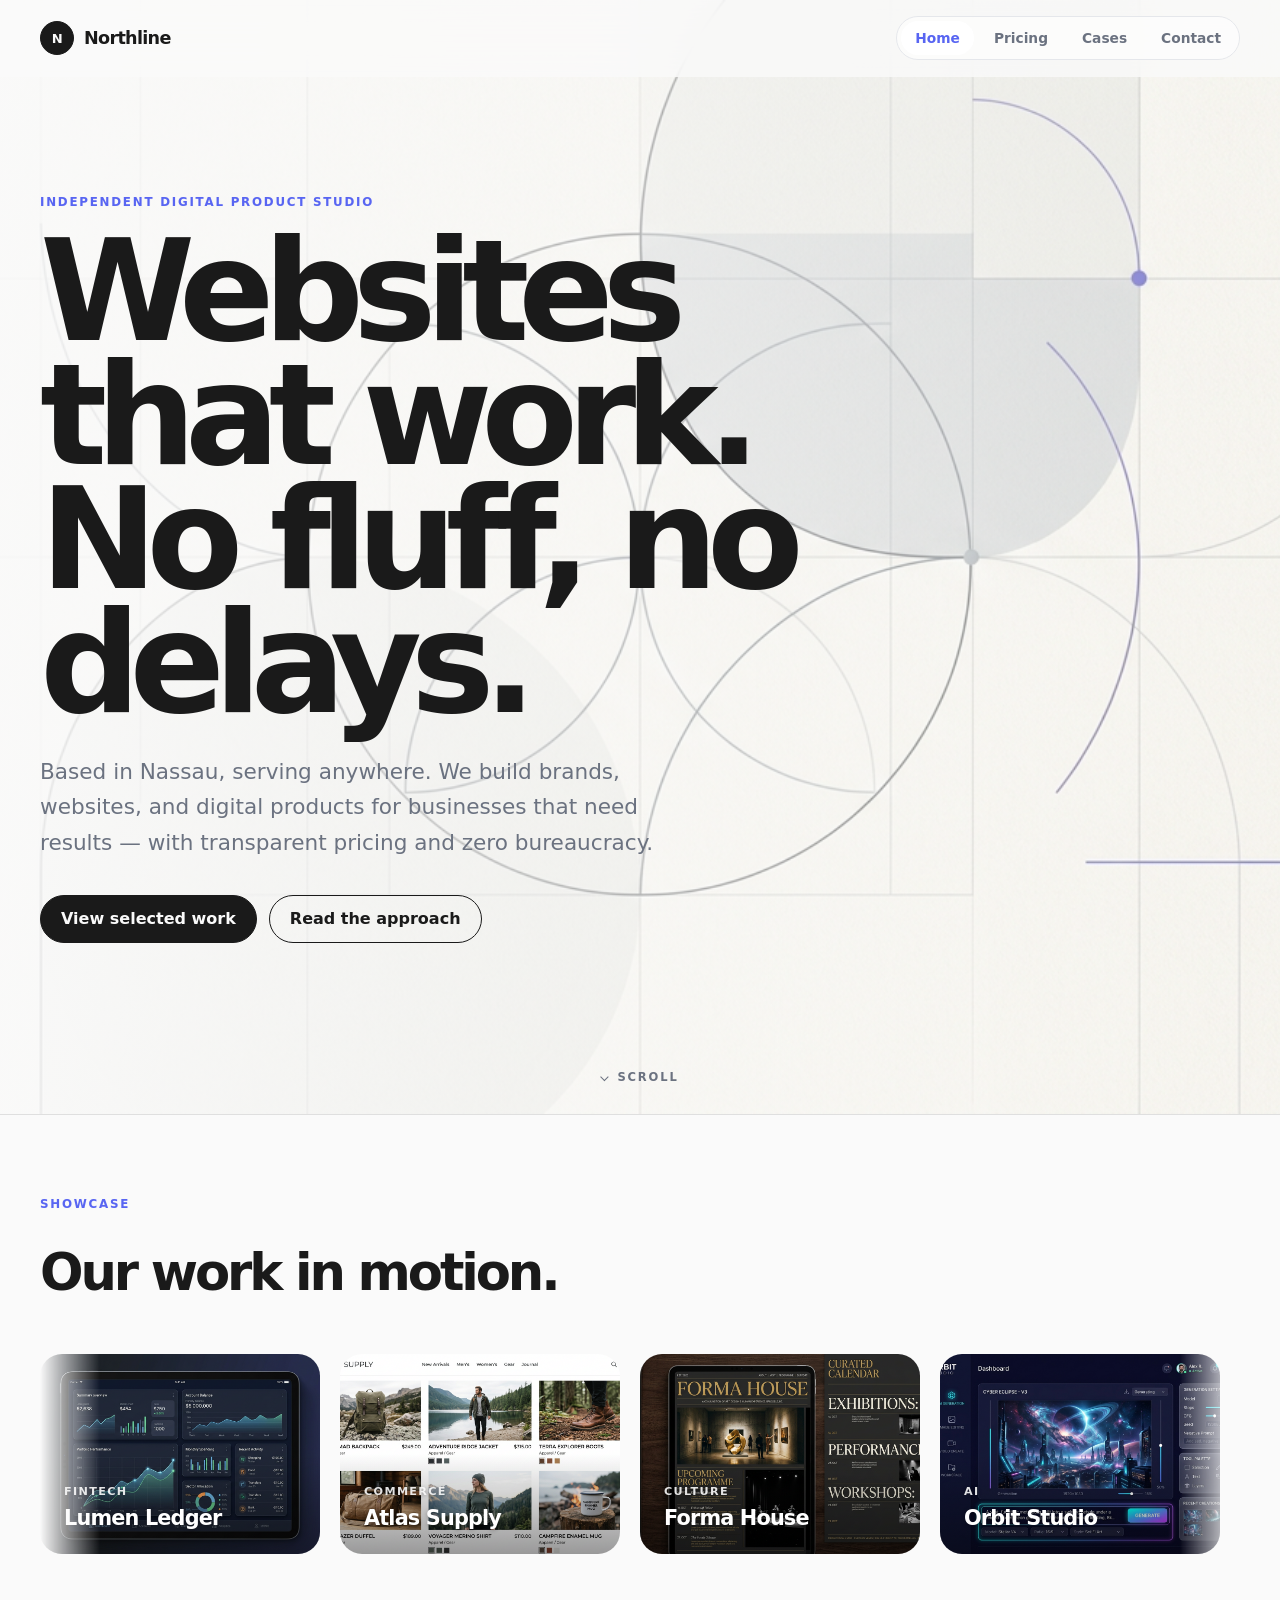
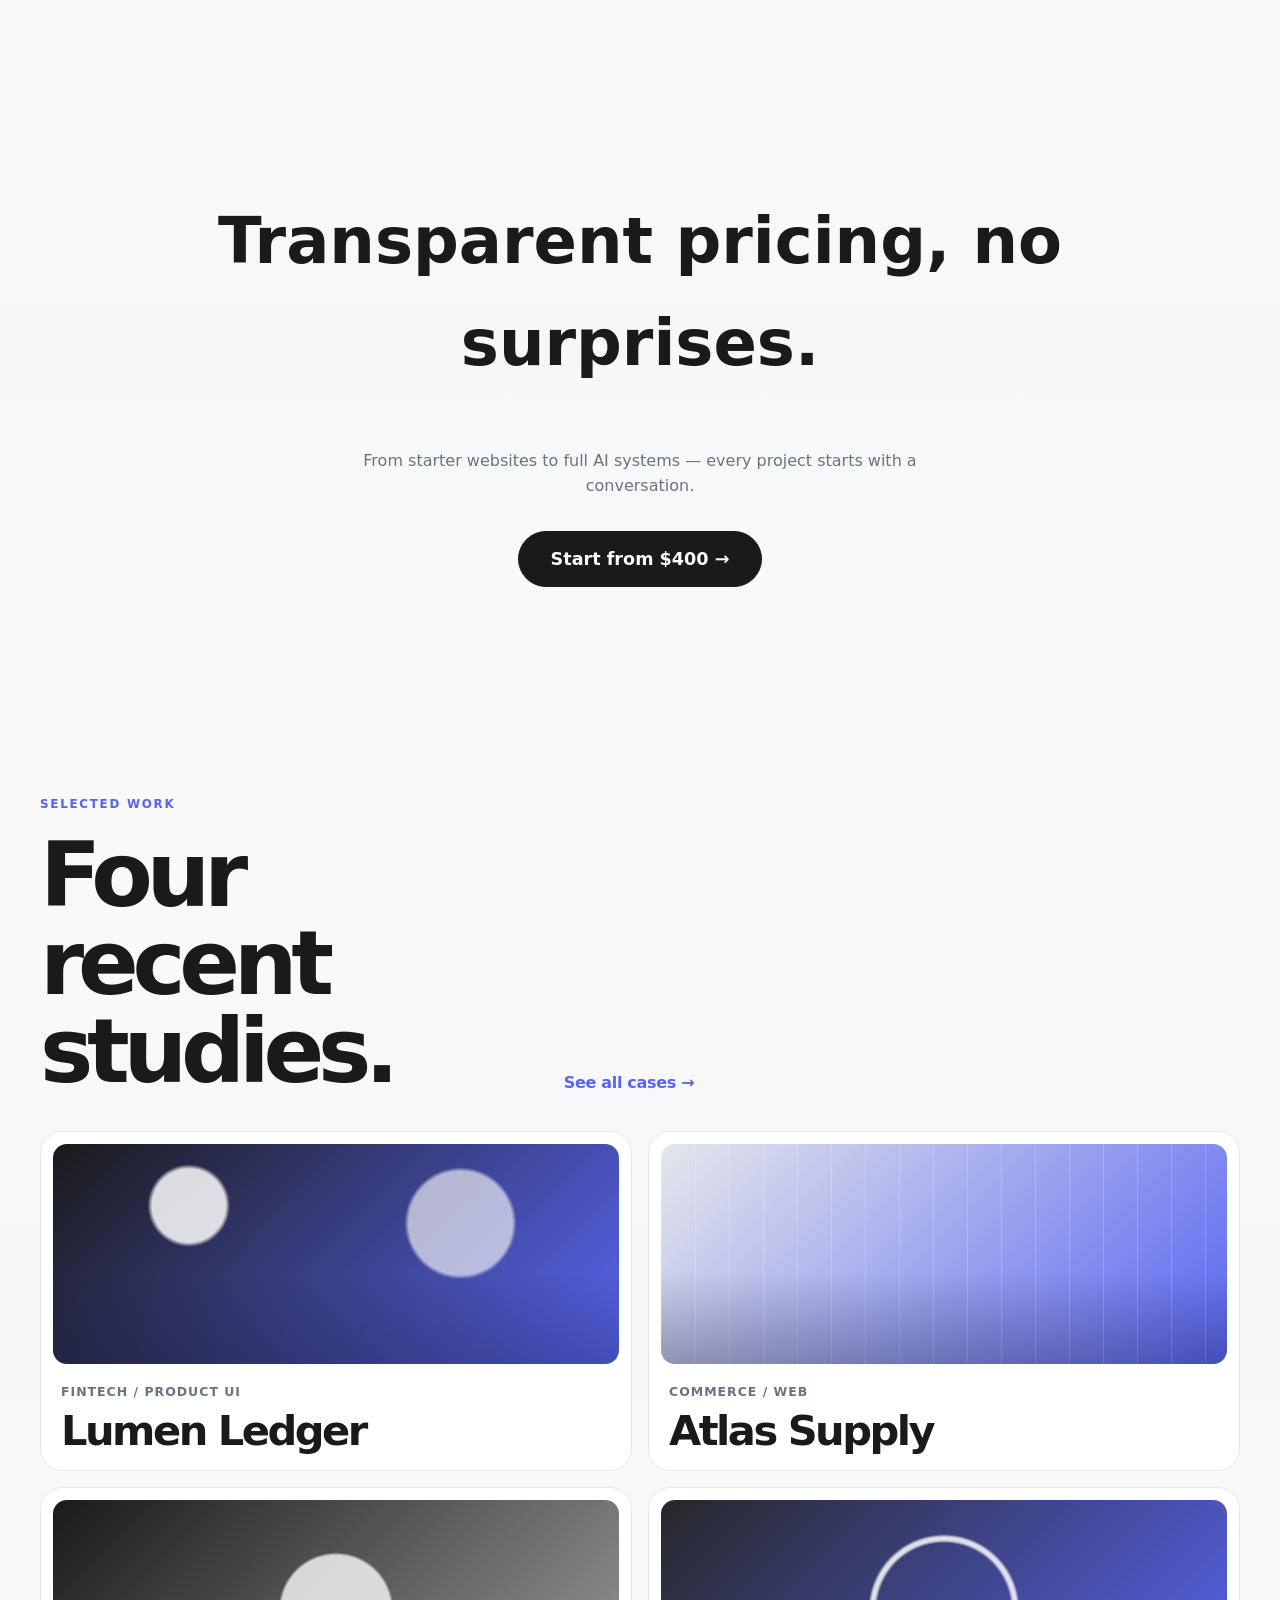
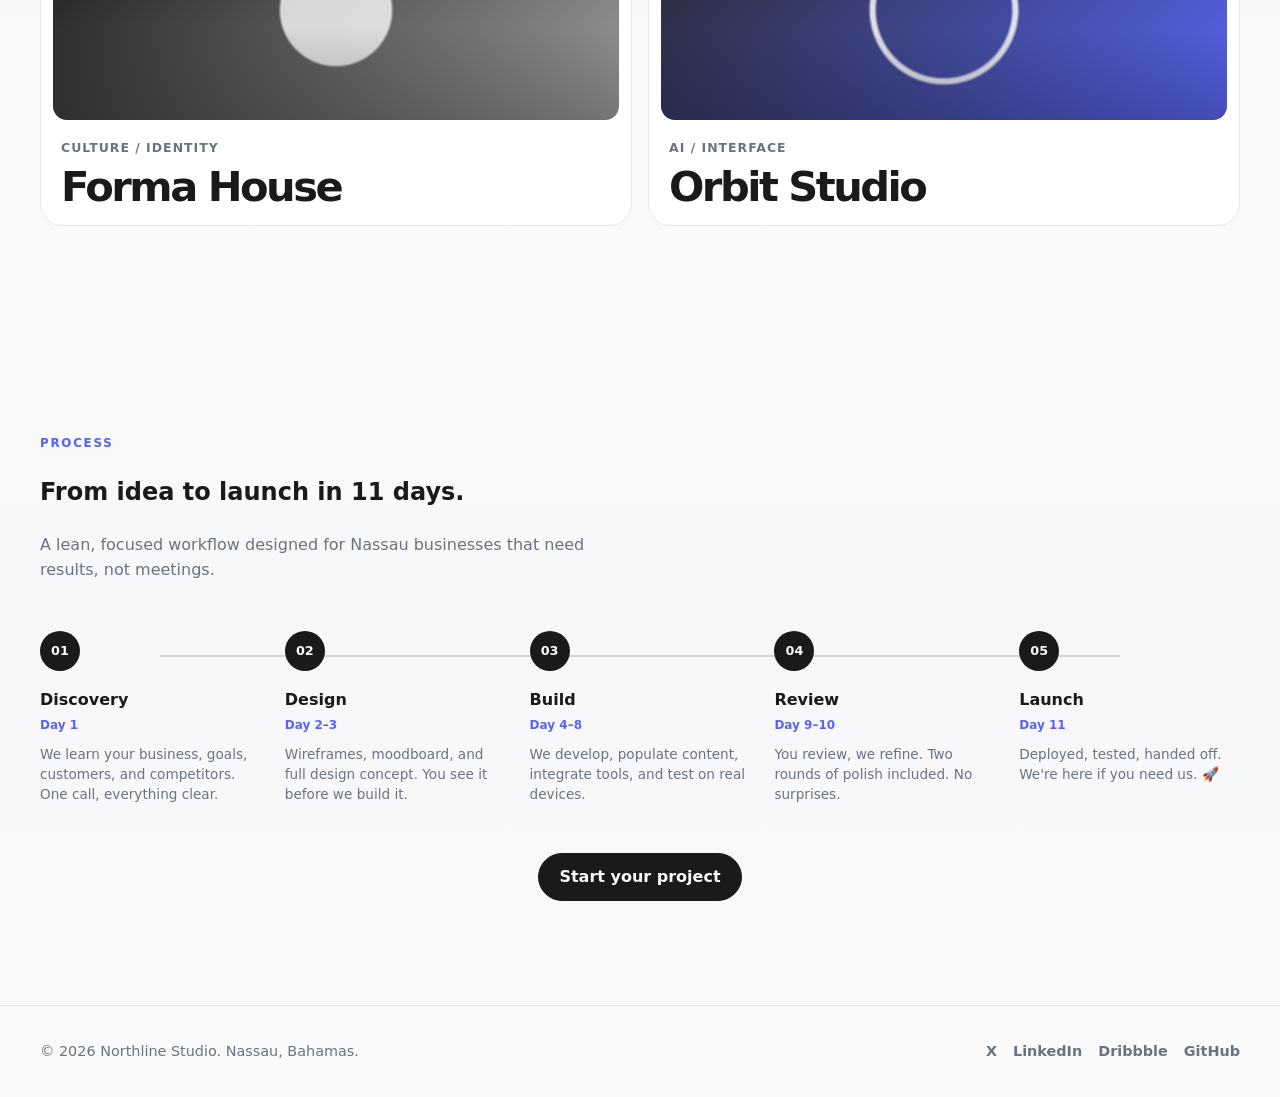
<file: index.html>
<!DOCTYPE html>
<html lang="en">
<head>
  <meta charset="UTF-8" />
  <meta name="viewport" content="width=device-width, initial-scale=1.0" />
  <title>Northline Studio — Web Design &amp; Digital Products</title>
  <meta name="description" content="Northline Studio builds websites, brands, and digital products for ambitious businesses. Based in Nassau, serving worldwide. Transparent pricing from $400." />
  <meta http-equiv="Content-Security-Policy" content="default-src &apos;self&apos;; script-src &apos;self&apos;; style-src &apos;self&apos; https://fonts.googleapis.com &apos;unsafe-inline&apos;; img-src &apos;self&apos; data:; font-src &apos;self&apos; https://fonts.gstatic.com; connect-src &apos;self&apos;; form-action &apos;self&apos;; frame-ancestors &apos;none&apos;; base-uri &apos;self&apos;;" />
  <link rel="preconnect" href="https://fonts.googleapis.com" />
  <meta http-equiv="Content-Security-Policy" content="default-src &apos;self&apos;; script-src &apos;self&apos;; style-src &apos;self&apos; https://fonts.googleapis.com &apos;unsafe-inline&apos;; img-src &apos;self&apos; data:; font-src &apos;self&apos; https://fonts.gstatic.com; connect-src &apos;self&apos;; form-action &apos;self&apos;; frame-ancestors &apos;none&apos;; base-uri &apos;self&apos;;" />
  <link rel="preconnect" href="https://fonts.gstatic.com" crossorigin />
  <link href="https://fonts.googleapis.com/css2?family=Inter:wght@300;400;500;600;700;800&display=swap" rel="stylesheet" />
  <link rel="stylesheet" href="css/style.css" />
</head>
<body class="page-home">
  <header class="site-header" data-header>
    <div class="container nav-shell">
      <a class="brand" href="index.html" aria-label="Northline Studio home">
        <span class="brand-mark">N</span>
        <span>Northline</span>
      </a>

      <button class="hamburger" data-hamburger aria-label="Toggle menu" aria-expanded="false">
        <span></span><span></span><span></span>
      </button>
      <nav class="nav" aria-label="Primary navigation">
        <a class="nav-link is-home" href="index.html">Home</a>
        <a class="nav-link is-pricing" href="pricing/index.html">Pricing</a>
        <a class="nav-link is-cases" href="cases/index.html">Cases</a>
        <a class="nav-link is-contact" href="contact/index.html">Contact</a>
      </nav>
    </div>
  </header>

  <main>
    <section class="hero hero-bg" aria-labelledby="hero-title">
      <div class="hero-overlay"></div>
      <div class="container hero-content">
        <div class="hero-copy reveal">
          <p class="eyebrow">Independent digital product studio</p>
          <h1 id="hero-title">Websites that work. No fluff, no delays.</h1>
          <p class="hero-lede">
            Based in Nassau, serving anywhere. We build brands, websites, and digital products for businesses that need results — with transparent pricing and zero bureaucracy.
          </p>
          <div class="hero-actions">
            <a class="button button-primary" href="cases/index.html">View selected work</a>
            <a class="button button-secondary" href="#intro">Read the approach</a>
          </div>
        </div>
      </div>

      <a class="scroll-cue" href="#intro" aria-label="Scroll to introduction">
        <span></span>
        Scroll
      </a>
    </section>

    <!-- ── Showcase Carousel ── -->
    <section class="showcase" aria-labelledby="showcase-title">
      <div class="container">
        <div class="showcase-head reveal">
          <p class="eyebrow">Showcase</p>
          <h2 id="showcase-title">Our work in motion.</h2>
        </div>
        <div class="showcase-track-wrapper">
          <div class="showcase-track" data-carousel>
            <div class="showcase-card" style="background: none;">
              <img src="images/project-lumen-ledger.png" alt="Lumen Ledger" />
              <span class="showcase-label">Fintech</span>
              <span class="showcase-name">Lumen Ledger</span>
            </div>
            <div class="showcase-card" style="background: none;">
              <img src="images/project-atlas-supply.png" alt="Atlas Supply" />
              <span class="showcase-label">Commerce</span>
              <span class="showcase-name">Atlas Supply</span>
            </div>
            <div class="showcase-card" style="background: none;">
              <img src="images/project-forma-house.png" alt="Forma House" />
              <span class="showcase-label">Culture</span>
              <span class="showcase-name">Forma House</span>
            </div>
            <div class="showcase-card" style="background: none;">
              <img src="images/project-orbit-studio.png" alt="Orbit Studio" />
              <span class="showcase-label">AI</span>
              <span class="showcase-name">Orbit Studio</span>
            </div>
            <div class="showcase-card" style="background: none;">
              <img src="images/project-maru-rooms.png" alt="Maru Rooms" />
              <span class="showcase-label">Hospitality</span>
              <span class="showcase-name">Maru Rooms</span>
            </div>
            <div class="showcase-card" style="background: none;">
              <img src="images/project-kin-health.png" alt="Kin Health" />
              <span class="showcase-label">Health</span>
              <span class="showcase-name">Kin Health</span>
            </div>
            <div class="showcase-card" style="background: none;">
              <img src="images/project-sable-journal.png" alt="Sable Journal" />
              <span class="showcase-label">Editorial</span>
              <span class="showcase-name">Sable Journal</span>
            </div>
            <div class="showcase-card" style="background: none;">
              <img src="images/project-field-signal.png" alt="Field Signal" />
              <span class="showcase-label">Climate</span>
              <span class="showcase-name">Field Signal</span>
            </div>
            <div class="showcase-card" style="background: none;">
              <img src="images/project-northstar-fleet.png" alt="Northstar Fleet" />
              <span class="showcase-label">Mobility</span>
              <span class="showcase-name">Northstar Fleet</span>
            </div>
            <!-- Duplicate for seamless loop -->
            <div class="showcase-card" style="background: none;">
              <img src="images/project-lumen-ledger.png" alt="Lumen Ledger" />
              <span class="showcase-label">Fintech</span>
              <span class="showcase-name">Lumen Ledger</span>
            </div>
            <div class="showcase-card" style="background: none;">
              <img src="images/project-atlas-supply.png" alt="Atlas Supply" />
              <span class="showcase-label">Commerce</span>
              <span class="showcase-name">Atlas Supply</span>
            </div>
            <div class="showcase-card" style="background: none;">
              <img src="images/project-forma-house.png" alt="Forma House" />
              <span class="showcase-label">Culture</span>
              <span class="showcase-name">Forma House</span>
            </div>
          </div>
        </div>
      </div>
    </section>

    <section class="section pricing-cta-section" id="pricing" aria-labelledby="pricing-title">
      <div class="container" style="text-align: center;">
        <p class="eyebrow reveal">Services &amp; Pricing</p>
        <h2 id="pricing-title" class="reveal" style="font-size: clamp(2rem, 6vw, 4rem);">Transparent pricing, no surprises.</h2>
        <p class="reveal" style="max-width: 600px; margin: 20px auto 32px; color: var(--muted);">
          From starter websites to full AI systems &mdash; every project starts with a conversation.
        </p>
        <div class="reveal">
          <a class="button button-primary" href="pricing/index.html" style="font-size: 1.1rem; min-height: 56px; padding: 0 32px;">Start from $400 →</a>
        </div>
      </div>
    </section>

    <section class="section selected-work" aria-labelledby="selected-title">
      <div class="container">
        <div class="section-heading reveal">
          <div>
            <p class="eyebrow">Selected work</p>
            <h2 id="selected-title">Four recent studies.</h2>
          </div>
          <a class="text-link" href="cases/index.html">See all cases →</a>
        </div>

        <div class="project-grid project-grid--featured">
          <button class="case-card reveal" type="button" data-project="lumen">
            <span class="case-thumb thumb-lumen" aria-hidden="true"></span>
            <span class="case-body">
              <span class="case-meta">Fintech / Product UI</span>
              <span class="case-title">Lumen Ledger</span>
            </span>
          </button>

          <button class="case-card reveal" type="button" data-project="atlas">
            <span class="case-thumb thumb-atlas" aria-hidden="true"></span>
            <span class="case-body">
              <span class="case-meta">Commerce / Web</span>
              <span class="case-title">Atlas Supply</span>
            </span>
          </button>

          <button class="case-card reveal" type="button" data-project="forma">
            <span class="case-thumb thumb-forma" aria-hidden="true"></span>
            <span class="case-body">
              <span class="case-meta">Culture / Identity</span>
              <span class="case-title">Forma House</span>
            </span>
          </button>

          <button class="case-card reveal" type="button" data-project="orbit">
            <span class="case-thumb thumb-orbit" aria-hidden="true"></span>
            <span class="case-body">
              <span class="case-meta">AI / Interface</span>
              <span class="case-title">Orbit Studio</span>
            </span>
          </button>
        </div>
      </div>
    </section>

    <section class="section process" aria-labelledby="process-title">
      <div class="container">
        <div class="reveal">
          <p class="eyebrow">Process</p>
          <h2 id="process-title">From idea to launch in 11 days.</h2>
          <p style="max-width: 36em; color: var(--muted);">
            A lean, focused workflow designed for Nassau businesses that need results, not meetings.
          </p>
        </div>

        <div class="timeline">
          <div class="timeline-step reveal" data-step="01">
            <h3>Discovery</h3>
            <span class="step-days">Day 1</span>
            <p>We learn your business, goals, customers, and competitors. One call, everything clear.</p>
          </div>
          <div class="timeline-step reveal" data-step="02">
            <h3>Design</h3>
            <span class="step-days">Day 2&ndash;3</span>
            <p>Wireframes, moodboard, and full design concept. You see it before we build it.</p>
          </div>
          <div class="timeline-step reveal" data-step="03">
            <h3>Build</h3>
            <span class="step-days">Day 4&ndash;8</span>
            <p>We develop, populate content, integrate tools, and test on real devices.</p>
          </div>
          <div class="timeline-step reveal" data-step="04">
            <h3>Review</h3>
            <span class="step-days">Day 9&ndash;10</span>
            <p>You review, we refine. Two rounds of polish included. No surprises.</p>
          </div>
          <div class="timeline-step reveal" data-step="05">
            <h3>Launch</h3>
            <span class="step-days">Day 11</span>
            <p>Deployed, tested, handed off. We're here if you need us. 🚀</p>
          </div>
        </div>

        <div class="reveal" style="text-align: center; margin-top: 3rem;">
          <a class="button button-primary" href="contact/index.html">Start your project</a>
        </div>
      </div>
    </section>
  </main>

  <footer class="site-footer">
    <div class="container footer-grid">
      <p>© 2026 Northline Studio. Nassau, Bahamas.</p>
      <nav aria-label="Footer navigation">
        <a href="https://x.com/" target="_blank" rel="noopener">X</a>
        <a href="https://www.linkedin.com/" target="_blank" rel="noopener">LinkedIn</a>
        <a href="https://dribbble.com/" target="_blank" rel="noopener">Dribbble</a>
        <a href="https://github.com/" target="_blank" rel="noopener">GitHub</a>
      </nav>
    </div>
  </footer>

  <div class="modal" data-modal aria-hidden="true">
    <div class="modal__overlay" data-modal-close></div>
    <article class="modal__panel" role="dialog" aria-modal="true" aria-labelledby="modal-title">
      <button class="modal__close" type="button" data-modal-close aria-label="Close project details">×</button>
      <div class="modal__visual" data-modal-visual></div>
      <div class="modal__content">
        <p class="eyebrow" data-modal-category></p>
        <h2 id="modal-title" data-modal-title></h2>
        <p data-modal-description></p>
        <dl class="modal__details">
          <div>
            <dt>Role</dt>
            <dd data-modal-role></dd>
          </div>
          <div>
            <dt>Technology</dt>
            <dd data-modal-tech></dd>
          </div>
        </dl>
        <a class="text-link" data-modal-link href="#">Visit project →</a>
      </div>
    </article>
  </div>

  <script src="js/main.js" defer></script>
</body>
</html>
</file>
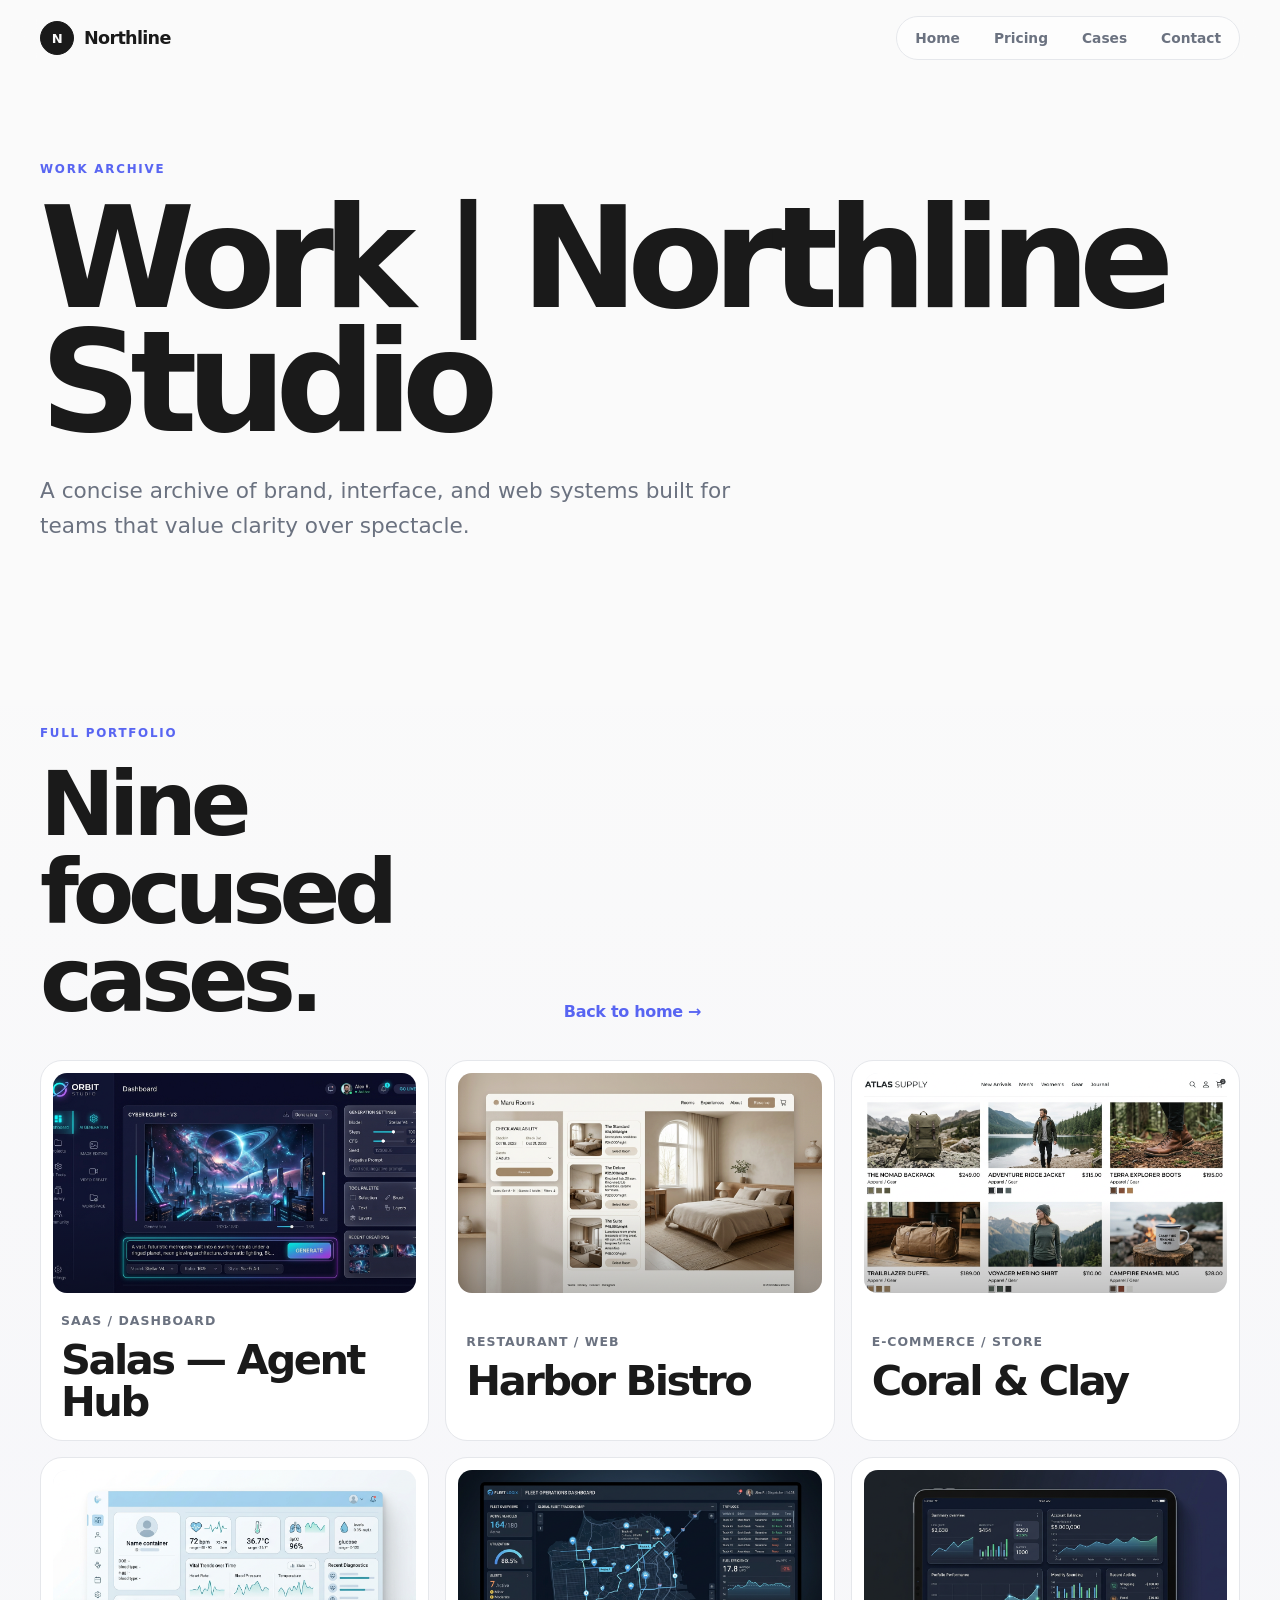
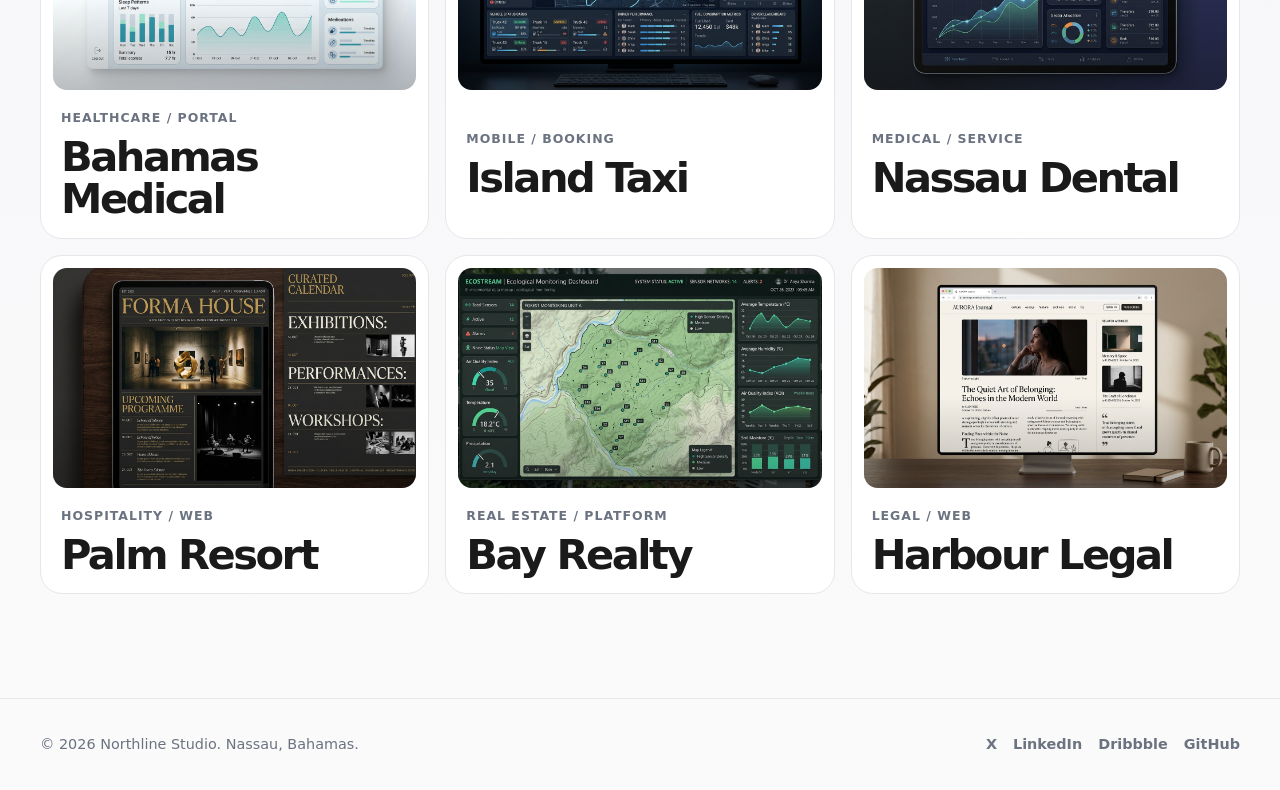
<file: cases/index.html>
<!DOCTYPE html>
<html lang="en">
<head>
  <meta charset="UTF-8" />
  <meta name="viewport" content="width=device-width, initial-scale=1.0" />
  <title>Work | Northline Studio</title>
  <meta name="description" content="Selected portfolio cases from Northline Studio, a minimal digital product design studio." />
  <meta http-equiv="Content-Security-Policy" content="default-src &apos;self&apos;; script-src &apos;self&apos;; style-src &apos;self&apos; https://fonts.googleapis.com &apos;unsafe-inline&apos;; img-src &apos;self&apos; data:; font-src &apos;self&apos; https://fonts.gstatic.com; connect-src &apos;self&apos;; form-action &apos;self&apos;; frame-ancestors &apos;none&apos;; base-uri &apos;self&apos;;" />
  <link rel="preconnect" href="https://fonts.googleapis.com" />
  <meta http-equiv="Content-Security-Policy" content="default-src &apos;self&apos;; script-src &apos;self&apos;; style-src &apos;self&apos; https://fonts.googleapis.com &apos;unsafe-inline&apos;; img-src &apos;self&apos; data:; font-src &apos;self&apos; https://fonts.gstatic.com; connect-src &apos;self&apos;; form-action &apos;self&apos;; frame-ancestors &apos;none&apos;; base-uri &apos;self&apos;;" />
  <link rel="preconnect" href="https://fonts.gstatic.com" crossorigin />
  <link href="https://fonts.googleapis.com/css2?family=Inter:wght@300;400;500;600;700;800&display=swap" rel="stylesheet" />
  <link rel="stylesheet" href="../css/style.css" />
</head>
<body class="page-cases">
  <header class="site-header" data-header>
    <div class="container nav-shell">
      <a class="brand" href="../index.html" aria-label="Northline Studio home">
        <span class="brand-mark">N</span>
        <span>Northline</span>
      </a>

      <button class="hamburger" data-hamburger aria-label="Toggle menu" aria-expanded="false">
        <span></span><span></span><span></span>
      </button>
      <nav class="nav" aria-label="Primary navigation">
        <a class="nav-link" href="../index.html">Home</a>
        <a class="nav-link is-pricing" href="../pricing/index.html">Pricing</a>
        <a class="nav-link is-active" href="index.html">Cases</a>
        <a class="nav-link is-contact" href="../contact/index.html">Contact</a>
      </nav>
    </div>
  </header>

  <main>
    <section class="page-hero" aria-labelledby="page-title">
      <div class="container">
        <p class="eyebrow reveal">Work archive</p>
        <h1 id="page-title">Work | Northline Studio</h1>
        <p class="page-lede reveal">
          A concise archive of brand, interface, and web systems built for teams that value clarity over spectacle.
        </p>
      </div>
    </section>

    <section class="section cases-section" aria-labelledby="cases-title">
      <div class="container">
        <div class="section-heading reveal">
          <div>
            <p class="eyebrow" id="cases-title">Full portfolio</p>
            <h2>Nine focused cases.</h2>
          </div>
          <a class="text-link" href="../index.html">Back to home →</a>
        </div>

        <div class="project-grid project-grid--archive">
          <button class="case-card reveal" type="button" data-project="salas">
            <span class="case-thumb" aria-hidden="true"><img src="../images/project-orbit-studio.png" alt="" /></span>
            <span class="case-body">
              <span class="case-meta">SaaS / Dashboard</span>
              <span class="case-title">Salas &mdash; Agent Hub</span>
            </span>
          </button>

          <button class="case-card reveal" type="button" data-project="harbor">
            <span class="case-thumb" aria-hidden="true"><img src="../images/project-maru-rooms.png" alt="" /></span>
            <span class="case-body">
              <span class="case-meta">Restaurant / Web</span>
              <span class="case-title">Harbor Bistro</span>
            </span>
          </button>

          <button class="case-card reveal" type="button" data-project="coral">
            <span class="case-thumb" aria-hidden="true"><img src="../images/project-atlas-supply.png" alt="" /></span>
            <span class="case-body">
              <span class="case-meta">E-Commerce / Store</span>
              <span class="case-title">Coral &amp; Clay</span>
            </span>
          </button>

          <button class="case-card reveal" type="button" data-project="bahamasmed">
            <span class="case-thumb" aria-hidden="true"><img src="../images/project-kin-health.png" alt="" /></span>
            <span class="case-body">
              <span class="case-meta">Healthcare / Portal</span>
              <span class="case-title">Bahamas Medical</span>
            </span>
          </button>

          <button class="case-card reveal" type="button" data-project="islandtaxi">
            <span class="case-thumb" aria-hidden="true"><img src="../images/project-northstar-fleet.png" alt="" /></span>
            <span class="case-body">
              <span class="case-meta">Mobile / Booking</span>
              <span class="case-title">Island Taxi</span>
            </span>
          </button>

          <button class="case-card reveal" type="button" data-project="nassaudental">
            <span class="case-thumb" aria-hidden="true"><img src="../images/project-lumen-ledger.png" alt="" /></span>
            <span class="case-body">
              <span class="case-meta">Medical / Service</span>
              <span class="case-title">Nassau Dental</span>
            </span>
          </button>

          <button class="case-card reveal" type="button" data-project="palmresort">
            <span class="case-thumb" aria-hidden="true"><img src="../images/project-forma-house.png" alt="" /></span>
            <span class="case-body">
              <span class="case-meta">Hospitality / Web</span>
              <span class="case-title">Palm Resort</span>
            </span>
          </button>

          <button class="case-card reveal" type="button" data-project="bayrealty">
            <span class="case-thumb" aria-hidden="true"><img src="../images/project-field-signal.png" alt="" /></span>
            <span class="case-body">
              <span class="case-meta">Real Estate / Platform</span>
              <span class="case-title">Bay Realty</span>
            </span>
          </button>

          <button class="case-card reveal" type="button" data-project="harbourlegal">
            <span class="case-thumb" aria-hidden="true"><img src="../images/project-sable-journal.png" alt="" /></span>
            <span class="case-body">
              <span class="case-meta">Legal / Web</span>
              <span class="case-title">Harbour Legal</span>
            </span>
          </button>
        </div>
      </div>
    </section>
  </main>

  <footer class="site-footer">
    <div class="container footer-grid">
      <p>© 2026 Northline Studio. Nassau, Bahamas.</p>
      <nav aria-label="Footer navigation">
        <a href="https://x.com/" target="_blank" rel="noopener">X</a>
        <a href="https://www.linkedin.com/" target="_blank" rel="noopener">LinkedIn</a>
        <a href="https://dribbble.com/" target="_blank" rel="noopener">Dribbble</a>
        <a href="https://github.com/" target="_blank" rel="noopener">GitHub</a>
      </nav>
    </div>
  </footer>

  <div class="modal" data-modal aria-hidden="true">
    <div class="modal__overlay" data-modal-close></div>
    <article class="modal__panel" role="dialog" aria-modal="true" aria-labelledby="modal-title">
      <button class="modal__close" type="button" data-modal-close aria-label="Close project details">×</button>
      <div class="modal__visual" data-modal-visual></div>
      <div class="modal__content">
        <p class="eyebrow" data-modal-category></p>
        <h2 id="modal-title" data-modal-title></h2>
        <p data-modal-description></p>
        <dl class="modal__details">
          <div>
            <dt>Role</dt>
            <dd data-modal-role></dd>
          </div>
          <div>
            <dt>Technology</dt>
            <dd data-modal-tech></dd>
          </div>
        </dl>
        <a class="text-link" data-modal-link href="#">Visit project →</a>
      </div>
    </article>
  </div>

  <script src="../js/main.js" defer></script>
</body>
</html>
</file>
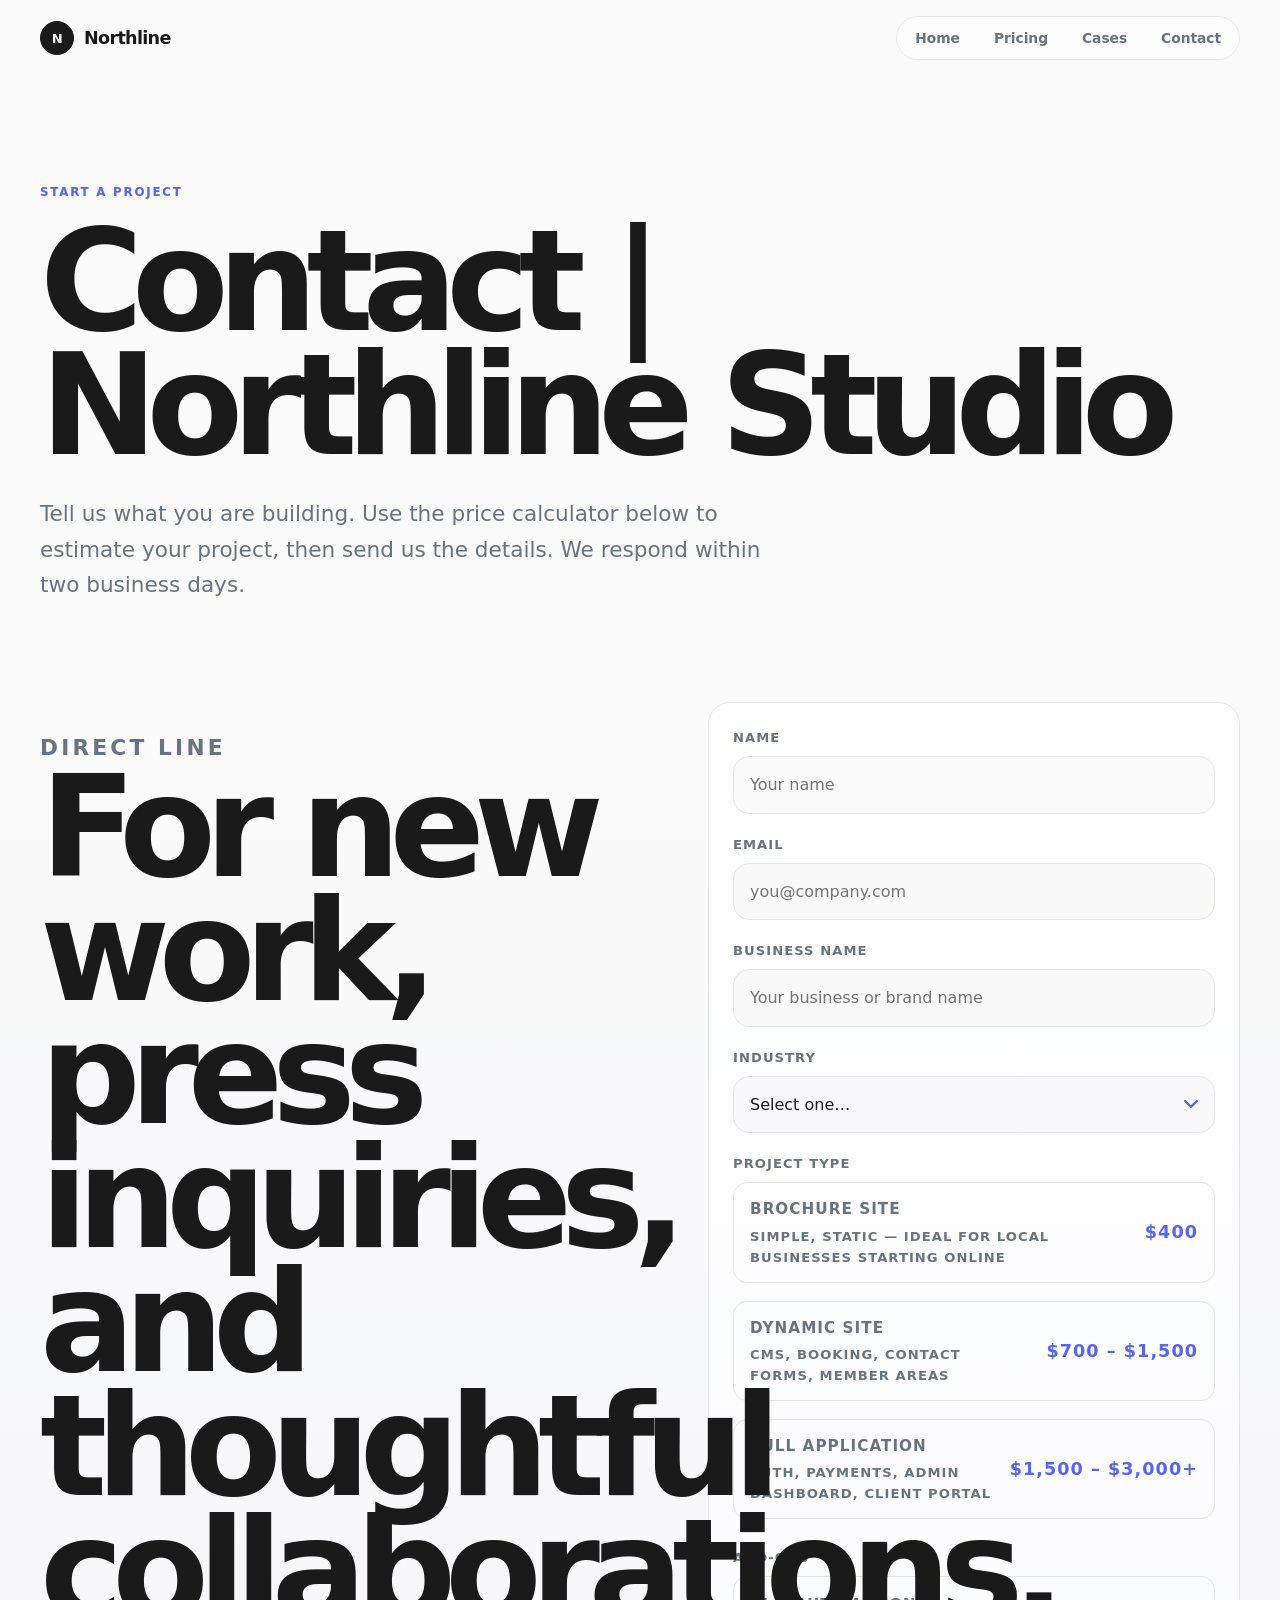
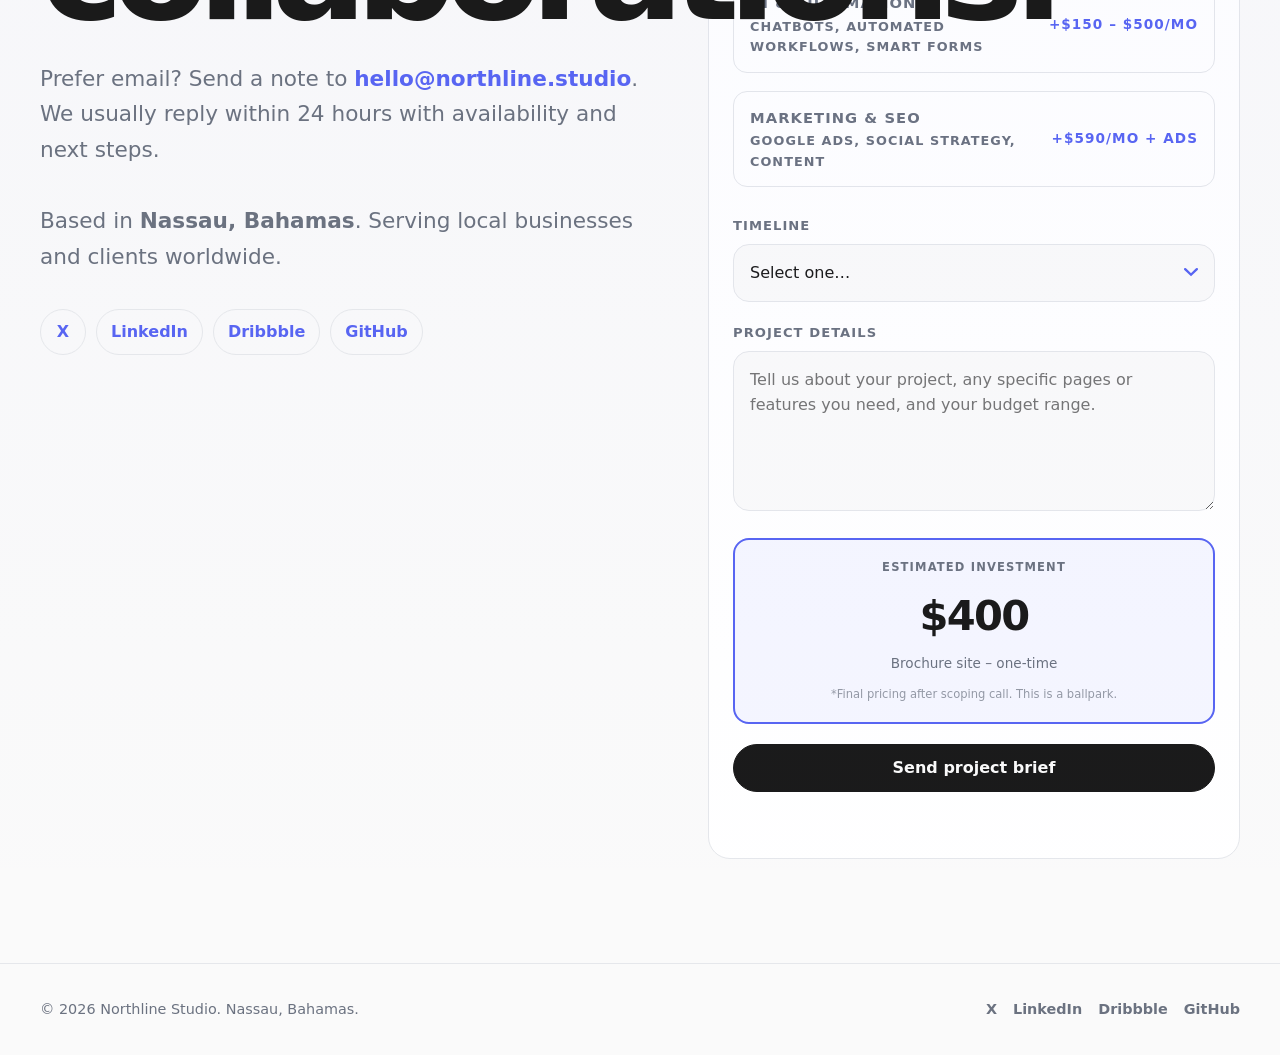
<file: contact/index.html>
<!DOCTYPE html>
<html lang="en">
<head>
  <meta charset="UTF-8" />
  <meta name="viewport" content="width=device-width, initial-scale=1.0" />
  <title>Contact | Northline Studio</title>
  <meta name="description" content="Start your project with Northline Studio. Intake form with live price calculator for brand, web, and product design." />
  <meta http-equiv="Content-Security-Policy" content="default-src &apos;self&apos;; script-src &apos;self&apos;; style-src &apos;self&apos; https://fonts.googleapis.com &apos;unsafe-inline&apos;; img-src &apos;self&apos; data:; font-src &apos;self&apos; https://fonts.gstatic.com; connect-src &apos;self&apos;; form-action &apos;self&apos;; frame-ancestors &apos;none&apos;; base-uri &apos;self&apos;;" />
  <link rel="preconnect" href="https://fonts.googleapis.com" />
  <meta http-equiv="Content-Security-Policy" content="default-src &apos;self&apos;; script-src &apos;self&apos;; style-src &apos;self&apos; https://fonts.googleapis.com &apos;unsafe-inline&apos;; img-src &apos;self&apos; data:; font-src &apos;self&apos; https://fonts.gstatic.com; connect-src &apos;self&apos;; form-action &apos;self&apos;; frame-ancestors &apos;none&apos;; base-uri &apos;self&apos;;" />
  <link rel="preconnect" href="https://fonts.gstatic.com" crossorigin />
  <link href="https://fonts.googleapis.com/css2?family=Inter:wght@300;400;500;600;700;800&display=swap" rel="stylesheet" />
  <link rel="stylesheet" href="../css/style.css" />
</head>
<body class="page-contact">
  <header class="site-header" data-header>
    <div class="container nav-shell">
      <a class="brand" href="../index.html" aria-label="Northline Studio home">
        <span class="brand-mark">N</span>
        <span>Northline</span>
      </a>
      <button class="hamburger" data-hamburger aria-label="Toggle menu" aria-expanded="false">
        <span></span><span></span><span></span>
      </button>
      <nav class="nav" aria-label="Primary navigation">
        <a class="nav-link" href="../index.html">Home</a>
        <a class="nav-link is-pricing" href="../pricing/index.html">Pricing</a>
        <a class="nav-link is-cases" href="../cases/index.html">Cases</a>
        <a class="nav-link is-active" href="index.html">Contact</a>
      </nav>
    </div>
  </header>

  <main>
    <section class="page-hero contact-page" aria-labelledby="page-title">
      <div class="container">
        <p class="eyebrow reveal">Start a project</p>
        <h1 id="page-title">Contact | Northline Studio</h1>
        <p class="page-lede reveal">
          Tell us what you are building. Use the price calculator below to estimate your project, then send us the details. We respond within two business days.
        </p>
      </div>
    </section>

    <section class="section contact-section" aria-labelledby="contact-title">
      <div class="container contact-grid">
        <div class="contact-copy reveal">
          <p class="eyebrow" id="contact-title">Direct line</p>
          <h2>For new work, press inquiries, and thoughtful collaborations.</h2>
          <p>
            Prefer email? Send a note to <a href="mailto:hello@northline.studio">hello@northline.studio</a>. We usually reply within 24 hours with availability and next steps.<br/><br/>
            Based in <strong>Nassau, Bahamas</strong>. Serving local businesses and clients worldwide.
          </p>

          <div class="socials" aria-label="Social links">
            <a href="https://x.com/" target="_blank" rel="noopener">X</a>
            <a href="https://www.linkedin.com/" target="_blank" rel="noopener">LinkedIn</a>
            <a href="https://dribbble.com/" target="_blank" rel="noopener">Dribbble</a>
            <a href="https://github.com/" target="_blank" rel="noopener">GitHub</a>
          </div>
        </div>

        <form class="contact-form intake-form" action="#" method="post" id="intake-form">
          <!-- Name & Email -->
          <div class="field">
            <label for="name">Name</label>
            <input id="name" name="name" type="text" autocomplete="name" placeholder="Your name" required />
          </div>
          <div class="field">
            <label for="email">Email</label>
            <input id="email" name="email" type="email" autocomplete="email" placeholder="you@company.com" required />
          </div>

          <!-- Business Name -->
          <div class="field">
            <label for="business">Business name</label>
            <input id="business" name="business" type="text" placeholder="Your business or brand name" />
          </div>

          <!-- Industry -->
          <div class="field">
            <label for="industry">Industry</label>
            <select id="industry" name="industry">
              <option value="">Select one…</option>
              <option value="restaurant">Restaurant / Cafe / Bakery</option>
              <option value="salon">Salon / Spa / Wellness</option>
              <option value="retail">Retail / E-Commerce</option>
              <option value="gym">Gym / Fitness</option>
              <option value="medical">Medical / Health</option>
              <option value="legal">Legal / Finance</option>
              <option value="tech">Tech / SaaS</option>
              <option value="hospitality">Hospitality / Hotel</option>
              <option value="realestate">Real Estate</option>
              <option value="other">Other</option>
            </select>
          </div>

          <!-- Project Type -->
          <div class="field">
            <label>Project type</label>
            <div class="radio-group" id="project-type">
              <label class="radio-card" data-estimate="400">
                <input type="radio" name="project-type" value="brochure" />
                <span class="radio-card-content">
                  <strong>Brochure Site</strong>
                  <span class="radio-desc">Simple, static — ideal for local businesses starting online</span>
                  <span class="radio-price" data-price="400">$400</span>
                </span>
              </label>
              <label class="radio-card" data-estimate="850">
                <input type="radio" name="project-type" value="dynamic" />
                <span class="radio-card-content">
                  <strong>Dynamic Site</strong>
                  <span class="radio-desc">CMS, booking, contact forms, member areas</span>
                  <span class="radio-price">$700 – $1,500</span>
                </span>
              </label>
              <label class="radio-card" data-estimate="1500">
                <input type="radio" name="project-type" value="premium" />
                <span class="radio-card-content">
                  <strong>Full Application</strong>
                  <span class="radio-desc">Auth, payments, admin dashboard, client portal</span>
                  <span class="radio-price">$1,500 – $3,000+</span>
                </span>
              </label>
            </div>
          </div>

          <!-- Add-ons -->
          <div class="field">
            <label>Add-ons</label>
            <div class="checkbox-group">
              <label class="check-card">
                <input type="checkbox" name="addon" value="ai-automation" id="addon-ai" />
                <span class="check-card-content">
                  <strong>AI &amp; Automation</strong>
                  <span class="check-desc">Chatbots, automated workflows, smart forms</span>
                  <span class="check-price">+$150 – $500/mo</span>
                </span>
              </label>
              <label class="check-card">
                <input type="checkbox" name="addon" value="marketing" id="addon-marketing" />
                <span class="check-card-content">
                  <strong>Marketing &amp; SEO</strong>
                  <span class="check-desc">Google ads, social strategy, content</span>
                  <span class="check-price">+$590/mo + ads</span>
                </span>
              </label>
            </div>
          </div>

          <!-- Timeline -->
          <div class="field">
            <label for="timeline">Timeline</label>
            <select id="timeline" name="timeline">
              <option value="">Select one…</option>
              <option value="asap">ASAP — need it this week</option>
              <option value="soon">1–2 weeks</option>
              <option value="month">3–4 weeks</option>
              <option value="flexible">Flexible — no rush</option>
            </select>
          </div>

          <!-- Message -->
          <div class="field">
            <label for="message">Project details</label>
            <textarea id="message" name="message" rows="5" placeholder="Tell us about your project, any specific pages or features you need, and your budget range." required></textarea>
          </div>

          <!-- Live Estimate -->
          <div class="estimate-card" id="estimate-card">
            <p class="estimate-label">Estimated investment</p>
            <p class="estimate-amount" id="estimate-amount">$400</p>
            <p class="estimate-breakdown" id="estimate-breakdown">Brochure site – one-time</p>
            <p class="estimate-note">*Final pricing after scoping call. This is a ballpark.</p>
          </div>

          <button class="button button-primary" type="submit">Send project brief</button>
          <p class="form-note" data-form-note aria-live="polite"></p>
        </form>
      </div>
    </section>
  </main>

  <footer class="site-footer">
    <div class="container footer-grid">
      <p>© 2026 Northline Studio. Nassau, Bahamas.</p>
      <nav aria-label="Footer navigation">
        <a href="https://x.com/" target="_blank" rel="noopener">X</a>
        <a href="https://www.linkedin.com/" target="_blank" rel="noopener">LinkedIn</a>
        <a href="https://dribbble.com/" target="_blank" rel="noopener">Dribbble</a>
        <a href="https://github.com/" target="_blank" rel="noopener">GitHub</a>
      </nav>
    </div>
  </footer>

  <script>
    // Live Price Calculator
    const form = document.getElementById('intake-form');
    const typeInputs = document.querySelectorAll('input[name="project-type"]');
    const addonAI = document.getElementById('addon-ai');
    const addonMarketing = document.getElementById('addon-marketing');
    const estimateAmount = document.getElementById('estimate-amount');
    const estimateBreakdown = document.getElementById('estimate-breakdown');

    function updateEstimate() {
      let base = 0;
      let typeLabel = '';

      for (const input of typeInputs) {
        if (input.checked) {
          const card = input.closest('.radio-card');
          base = parseInt(card.dataset.estimate);
          typeLabel = card.querySelector('strong').textContent;
          break;
        }
      }

      let addonTotal = 0;
      const addons = [];

      if (addonAI.checked) {
        addonTotal += 325;
        addons.push('AI & Automation');
      }
      if (addonMarketing.checked) {
        addonTotal += 590;
        addons.push('Marketing & SEO');
      }

      const total = base + addonTotal;

      if (total === 0) {
        estimateAmount.textContent = '—';
        estimateBreakdown.textContent = 'Select a project type to see estimate';
      } else {
        estimateAmount.textContent = '$' + total.toLocaleString();
        const parts = [typeLabel];
        if (addons.length > 0) parts.push('+ ' + addons.join(' + '));
        if (addonAI.checked || addonMarketing.checked) parts.push('/mo');
        estimateBreakdown.textContent = parts.join(' ');
      }
    }

    typeInputs.forEach(el => el.addEventListener('change', updateEstimate));
    addonAI.addEventListener('change', updateEstimate);
    addonMarketing.addEventListener('change', updateEstimate);

    // Set default
    document.querySelector('input[name="project-type"][value="brochure"]').checked = true;
    updateEstimate();

    // Form submit
    form.addEventListener('submit', function(e) {
      e.preventDefault();
      const note = document.querySelector('[data-form-note]');
      note.textContent = 'Thanks! We\'ll be in touch within 24 hours.';
      form.reset();
      document.querySelector('input[name="project-type"][value="brochure"]').checked = true;
      updateEstimate();
    });
  </script>
  <script src="../js/main.js" defer></script>
</body>
</html>
</file>
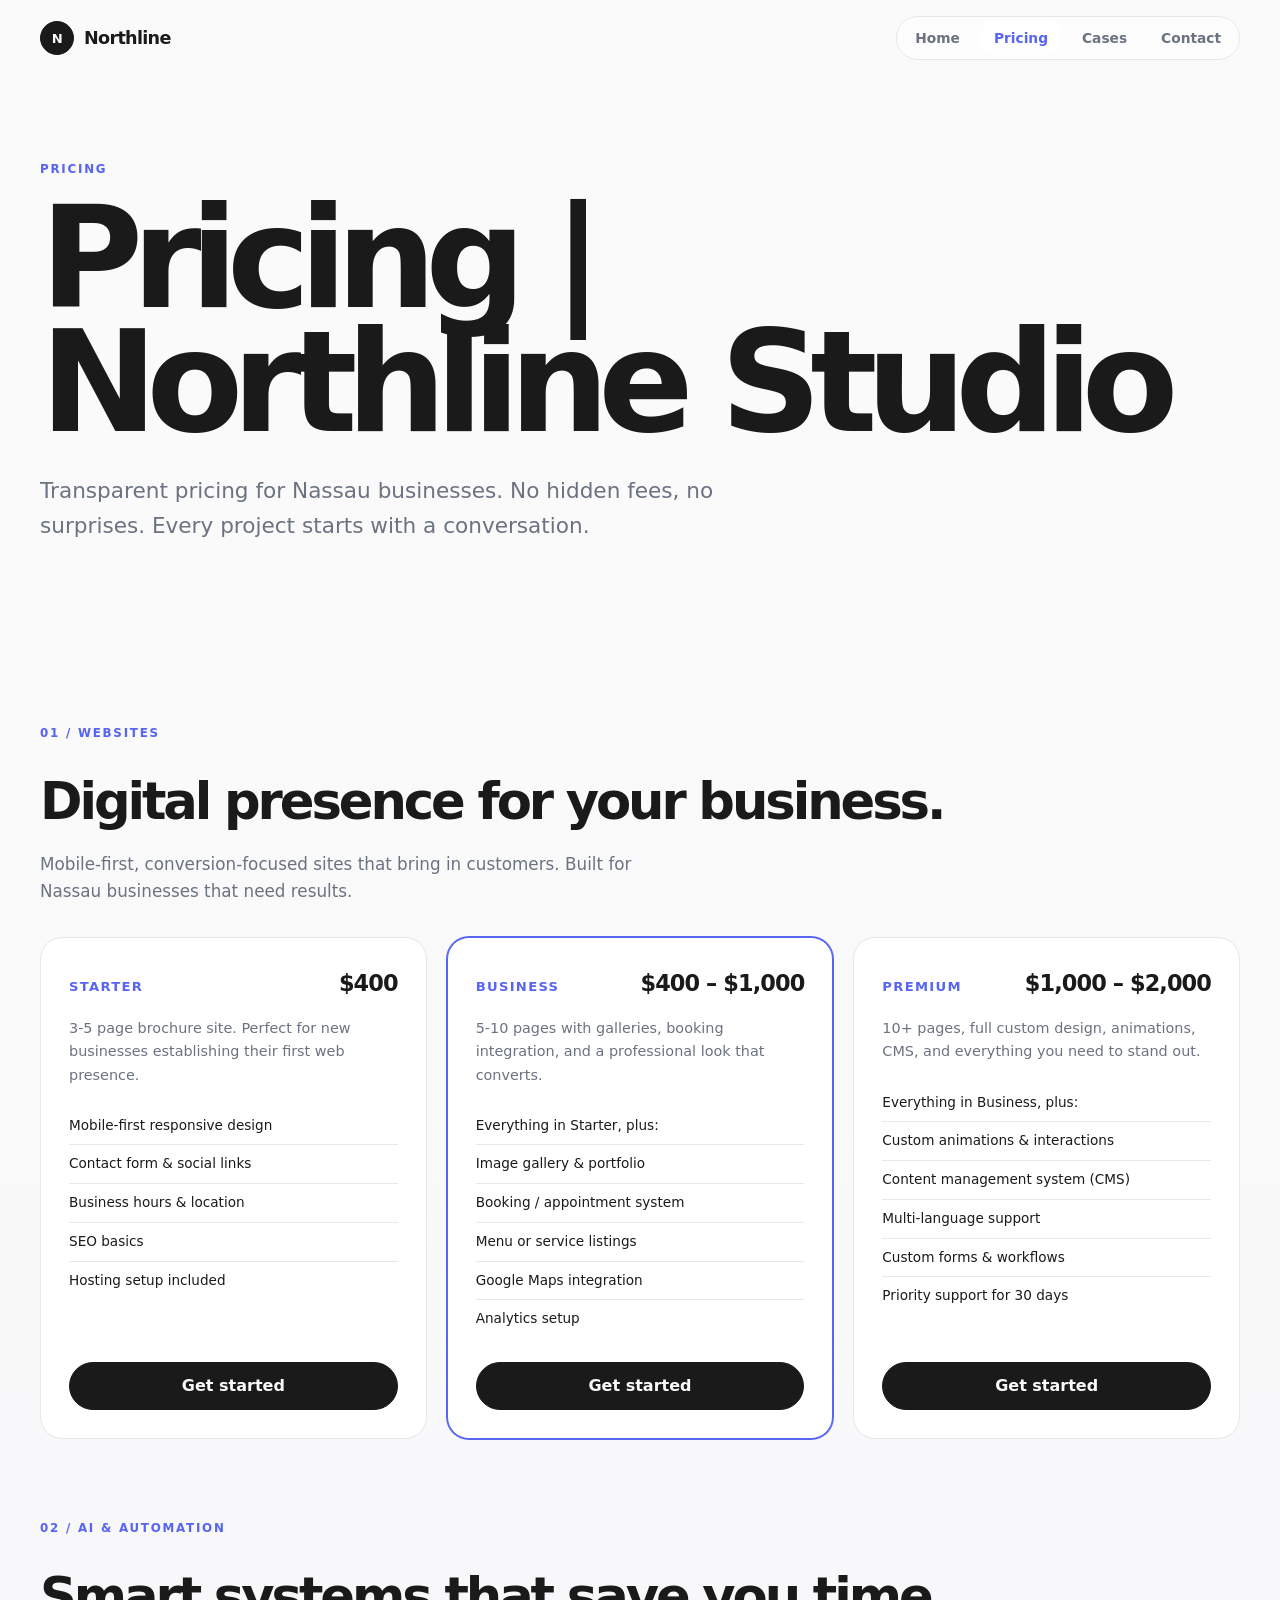
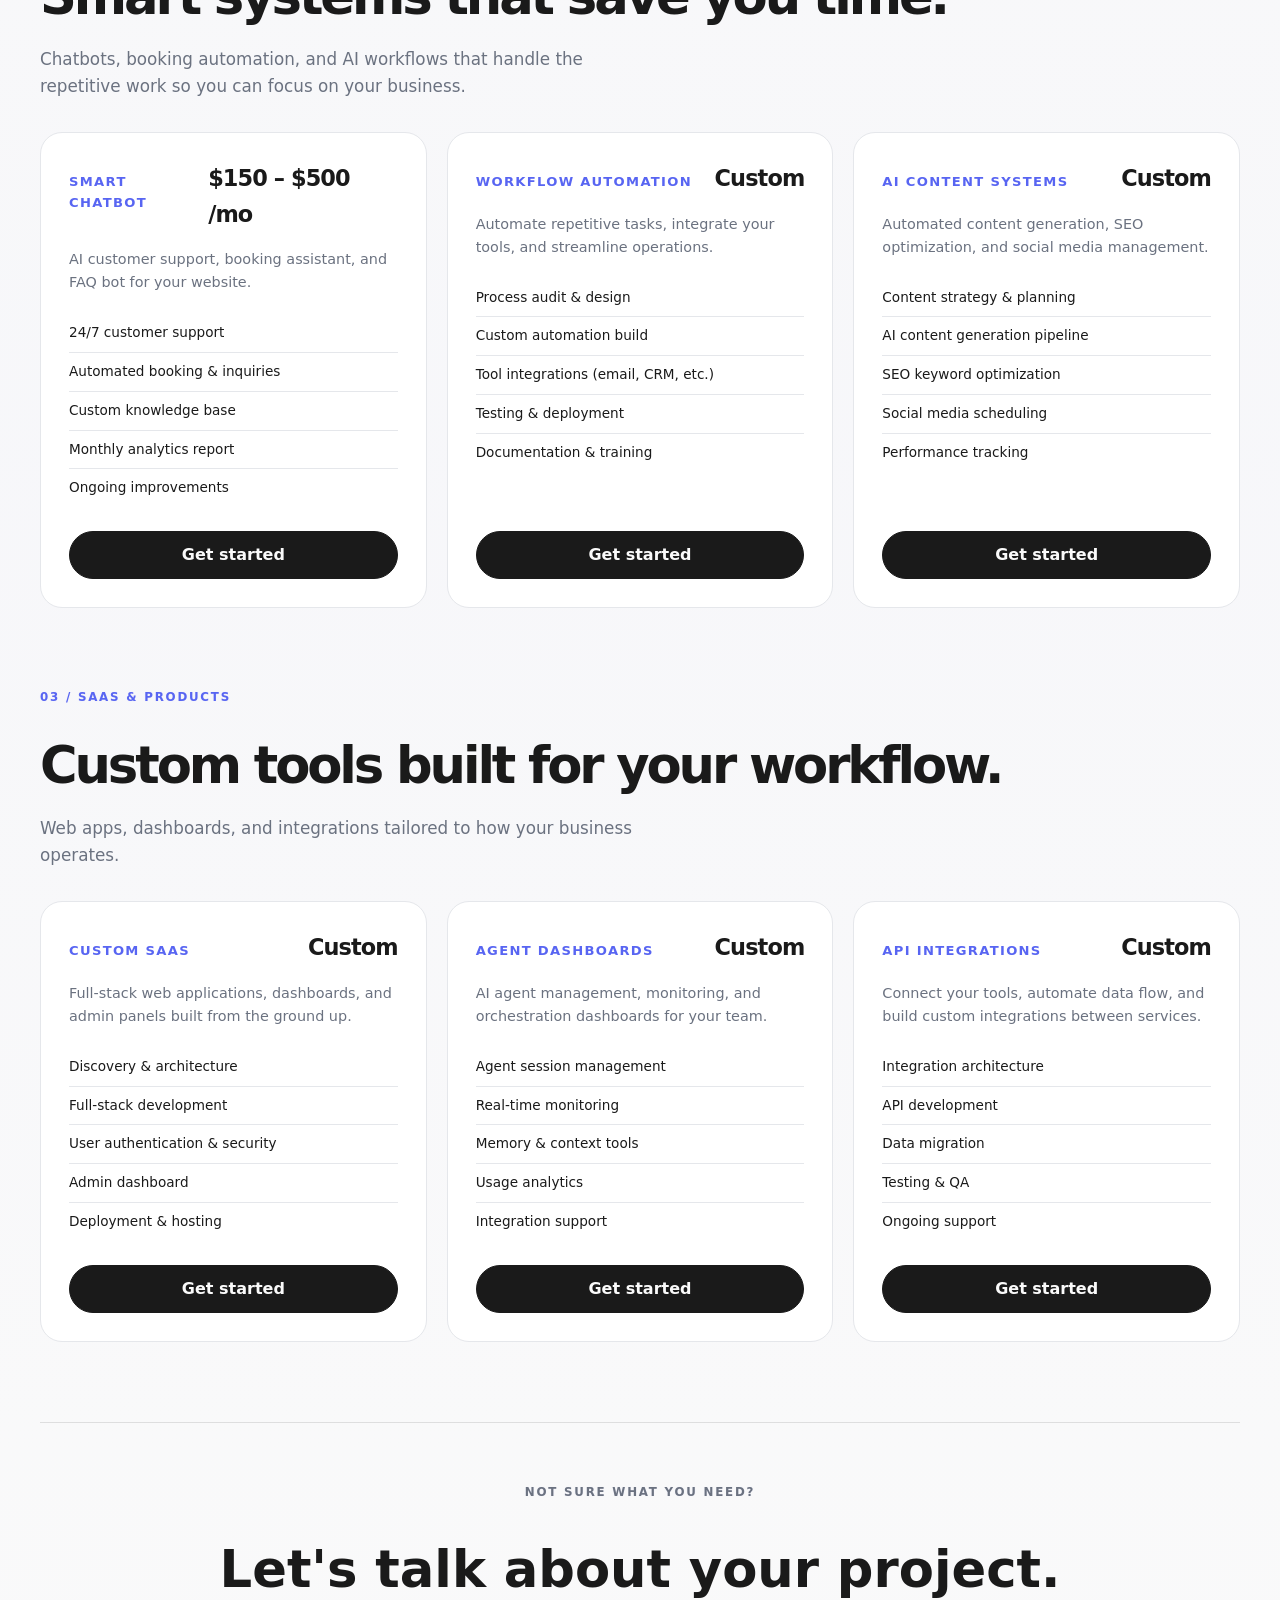
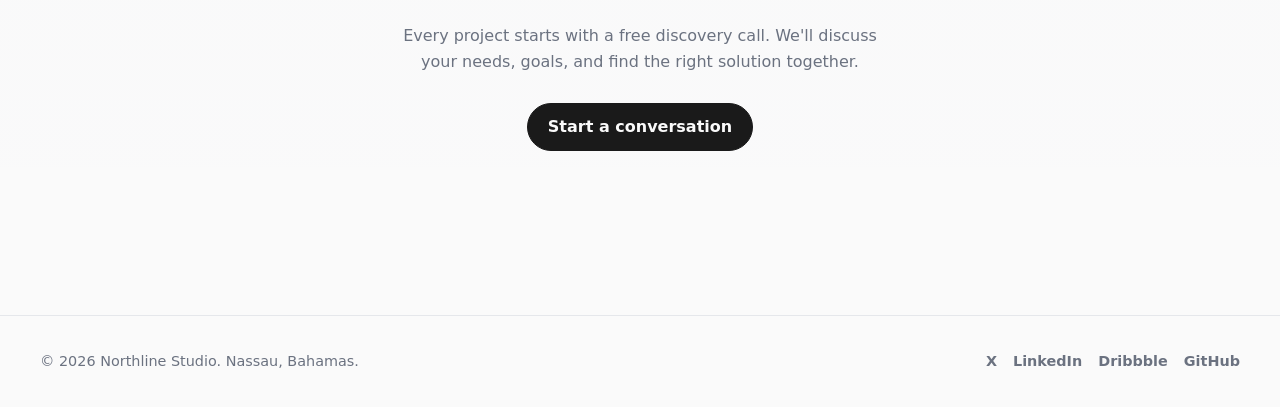
<file: pricing/index.html>
<!DOCTYPE html>
<html lang="en">
<head>
  <meta charset="UTF-8" />
  <meta name="viewport" content="width=device-width, initial-scale=1.0" />
  <title>Pricing | Northline Studio</title>
  <meta name="description" content="Northline Studio pricing — Websites, AI automation, and SaaS products for Nassau businesses." />
  <meta http-equiv="Content-Security-Policy" content="default-src &apos;self&apos;; script-src &apos;self&apos;; style-src &apos;self&apos; https://fonts.googleapis.com &apos;unsafe-inline&apos;; img-src &apos;self&apos; data:; font-src &apos;self&apos; https://fonts.gstatic.com; connect-src &apos;self&apos;; form-action &apos;self&apos;; frame-ancestors &apos;none&apos;; base-uri &apos;self&apos;;" />
  <link rel="preconnect" href="https://fonts.googleapis.com" />
  <meta http-equiv="Content-Security-Policy" content="default-src &apos;self&apos;; script-src &apos;self&apos;; style-src &apos;self&apos; https://fonts.googleapis.com &apos;unsafe-inline&apos;; img-src &apos;self&apos; data:; font-src &apos;self&apos; https://fonts.gstatic.com; connect-src &apos;self&apos;; form-action &apos;self&apos;; frame-ancestors &apos;none&apos;; base-uri &apos;self&apos;;" />
  <link rel="preconnect" href="https://fonts.gstatic.com" crossorigin />
  <link href="https://fonts.googleapis.com/css2?family=Inter:wght@300;400;500;600;700;800&display=swap" rel="stylesheet" />
  <link rel="stylesheet" href="../css/style.css" />
</head>
<body class="page-pricing">
  <header class="site-header" data-header>
    <div class="container nav-shell">
      <a class="brand" href="../index.html" aria-label="Northline Studio home">
        <span class="brand-mark">N</span>
        <span>Northline</span>
      </a>

      <button class="hamburger" data-hamburger aria-label="Toggle menu" aria-expanded="false">
        <span></span>
        <span></span>
        <span></span>
      </button>

      <nav class="nav" aria-label="Primary navigation">
        <a class="nav-link" href="../index.html">Home</a>
        <a class="nav-link is-pricing" href="index.html">Pricing</a>
        <a class="nav-link is-cases" href="../cases/index.html">Cases</a>
        <a class="nav-link is-contact" href="../contact/index.html">Contact</a>
      </nav>
    </div>
  </header>

  <main>
    <section class="page-hero" aria-labelledby="page-title">
      <div class="container">
        <p class="eyebrow reveal">Pricing</p>
        <h1 id="page-title">Pricing | Northline Studio</h1>
        <p class="page-lede reveal">
          Transparent pricing for Nassau businesses. No hidden fees, no surprises. Every project starts with a conversation.
        </p>
      </div>
    </section>

    <section class="section pricing-section" aria-labelledby="pricing-title">
      <div class="container">

        <!-- Websites -->
        <div class="pricing-category reveal">
          <p class="eyebrow">01 / Websites</p>
          <h2>Digital presence for your business.</h2>
          <p class="pricing-desc">Mobile-first, conversion-focused sites that bring in customers. Built for Nassau businesses that need results.</p>
          <div class="pricing-cards">
            <div class="pricing-card">
              <div class="pricing-card-header">
                <span class="pricing-tier">Starter</span>
                <span class="pricing-amount">$400</span>
              </div>
              <p>3-5 page brochure site. Perfect for new businesses establishing their first web presence.</p>
              <ul>
                <li>Mobile-first responsive design</li>
                <li>Contact form &amp; social links</li>
                <li>Business hours &amp; location</li>
                <li>SEO basics</li>
                <li>Hosting setup included</li>
              </ul>
              <a class="button button-primary" href="../contact/index.html">Get started</a>
            </div>

            <div class="pricing-card featured">
              <div class="pricing-card-header">
                <span class="pricing-tier">Business</span>
                <span class="pricing-amount">$400 &ndash; $1,000</span>
              </div>
              <p>5-10 pages with galleries, booking integration, and a professional look that converts.</p>
              <ul>
                <li>Everything in Starter, plus:</li>
                <li>Image gallery &amp; portfolio</li>
                <li>Booking / appointment system</li>
                <li>Menu or service listings</li>
                <li>Google Maps integration</li>
                <li>Analytics setup</li>
              </ul>
              <a class="button button-primary" href="../contact/index.html">Get started</a>
            </div>

            <div class="pricing-card">
              <div class="pricing-card-header">
                <span class="pricing-tier">Premium</span>
                <span class="pricing-amount">$1,000 &ndash; $2,000</span>
              </div>
              <p>10+ pages, full custom design, animations, CMS, and everything you need to stand out.</p>
              <ul>
                <li>Everything in Business, plus:</li>
                <li>Custom animations &amp; interactions</li>
                <li>Content management system (CMS)</li>
                <li>Multi-language support</li>
                <li>Custom forms &amp; workflows</li>
                <li>Priority support for 30 days</li>
              </ul>
              <a class="button button-primary" href="../contact/index.html">Get started</a>
            </div>
          </div>
        </div>

        <!-- AI & Automation -->
        <div class="pricing-category reveal">
          <p class="eyebrow">02 / AI &amp; Automation</p>
          <h2>Smart systems that save you time.</h2>
          <p class="pricing-desc">Chatbots, booking automation, and AI workflows that handle the repetitive work so you can focus on your business.</p>
          <div class="pricing-cards">
            <div class="pricing-card">
              <div class="pricing-card-header">
                <span class="pricing-tier">Smart Chatbot</span>
                <span class="pricing-amount">$150 &ndash; $500 /mo</span>
              </div>
              <p>AI customer support, booking assistant, and FAQ bot for your website.</p>
              <ul>
                <li>24/7 customer support</li>
                <li>Automated booking &amp; inquiries</li>
                <li>Custom knowledge base</li>
                <li>Monthly analytics report</li>
                <li>Ongoing improvements</li>
              </ul>
              <a class="button button-primary" href="../contact/index.html">Get started</a>
            </div>

            <div class="pricing-card">
              <div class="pricing-card-header">
                <span class="pricing-tier">Workflow Automation</span>
                <span class="pricing-amount">Custom</span>
              </div>
              <p>Automate repetitive tasks, integrate your tools, and streamline operations.</p>
              <ul>
                <li>Process audit &amp; design</li>
                <li>Custom automation build</li>
                <li>Tool integrations (email, CRM, etc.)</li>
                <li>Testing &amp; deployment</li>
                <li>Documentation &amp; training</li>
              </ul>
              <a class="button button-primary" href="../contact/index.html">Get started</a>
            </div>

            <div class="pricing-card">
              <div class="pricing-card-header">
                <span class="pricing-tier">AI Content Systems</span>
                <span class="pricing-amount">Custom</span>
              </div>
              <p>Automated content generation, SEO optimization, and social media management.</p>
              <ul>
                <li>Content strategy &amp; planning</li>
                <li>AI content generation pipeline</li>
                <li>SEO keyword optimization</li>
                <li>Social media scheduling</li>
                <li>Performance tracking</li>
              </ul>
              <a class="button button-primary" href="../contact/index.html">Get started</a>
            </div>
          </div>
        </div>

        <!-- SaaS & Products -->
        <div class="pricing-category reveal">
          <p class="eyebrow">03 / SaaS &amp; Products</p>
          <h2>Custom tools built for your workflow.</h2>
          <p class="pricing-desc">Web apps, dashboards, and integrations tailored to how your business operates.</p>
          <div class="pricing-cards">
            <div class="pricing-card">
              <div class="pricing-card-header">
                <span class="pricing-tier">Custom SaaS</span>
                <span class="pricing-amount">Custom</span>
              </div>
              <p>Full-stack web applications, dashboards, and admin panels built from the ground up.</p>
              <ul>
                <li>Discovery &amp; architecture</li>
                <li>Full-stack development</li>
                <li>User authentication &amp; security</li>
                <li>Admin dashboard</li>
                <li>Deployment &amp; hosting</li>
              </ul>
              <a class="button button-primary" href="../contact/index.html">Get started</a>
            </div>

            <div class="pricing-card">
              <div class="pricing-card-header">
                <span class="pricing-tier">Agent Dashboards</span>
                <span class="pricing-amount">Custom</span>
              </div>
              <p>AI agent management, monitoring, and orchestration dashboards for your team.</p>
              <ul>
                <li>Agent session management</li>
                <li>Real-time monitoring</li>
                <li>Memory &amp; context tools</li>
                <li>Usage analytics</li>
                <li>Integration support</li>
              </ul>
              <a class="button button-primary" href="../contact/index.html">Get started</a>
            </div>

            <div class="pricing-card">
              <div class="pricing-card-header">
                <span class="pricing-tier">API Integrations</span>
                <span class="pricing-amount">Custom</span>
              </div>
              <p>Connect your tools, automate data flow, and build custom integrations between services.</p>
              <ul>
                <li>Integration architecture</li>
                <li>API development</li>
                <li>Data migration</li>
                <li>Testing &amp; QA</li>
                <li>Ongoing support</li>
              </ul>
              <a class="button button-primary" href="../contact/index.html">Get started</a>
            </div>
          </div>
        </div>

        <div class="pricing-cta reveal">
          <p class="eyebrow">Not sure what you need?</p>
          <h2>Let's talk about your project.</h2>
          <p>Every project starts with a free discovery call. We'll discuss your needs, goals, and find the right solution together.</p>
          <a class="button button-primary" href="../contact/index.html">Start a conversation</a>
        </div>

      </div>
    </section>
  </main>

  <footer class="site-footer">
    <div class="container footer-grid">
      <p>&copy; 2026 Northline Studio. Nassau, Bahamas.</p>
      <nav aria-label="Footer navigation">
        <a href="https://x.com/" target="_blank" rel="noopener">X</a>
        <a href="https://www.linkedin.com/" target="_blank" rel="noopener">LinkedIn</a>
        <a href="https://dribbble.com/" target="_blank" rel="noopener">Dribbble</a>
        <a href="https://github.com/" target="_blank" rel="noopener">GitHub</a>
      </nav>
    </div>
  </footer>

  <script src="../js/main.js" defer></script>
</body>
</html>
</file>
<file: css/style.css>
:root {
  --bg: #fafafa;
  --text: #1a1a1a;
  --accent: #5865f2;
  --muted: #6b7280;
  --line: #e5e7eb;
  --soft: #f2f3f7;
  --white: #ffffff;
  --shadow: 0 24px 70px rgba(26, 26, 26, 0.12);
  --radius: 22px;
  --header-height: 76px;
  --ease: cubic-bezier(0.2, 0.8, 0.2, 1);
}

*,
*::before,
*::after {
  box-sizing: border-box;
}

html {
  scroll-behavior: smooth;
  background: var(--bg);
  color: var(--text);
}

body {
  margin: 0;
  min-height: 100vh;
  background: var(--bg);
  color: var(--text);
  font-family: "Inter", system-ui, -apple-system, BlinkMacSystemFont, "Segoe UI", sans-serif;
  font-size: 16px;
  line-height: 1.6;
  text-rendering: optimizeLegibility;
  -webkit-font-smoothing: antialiased;
  -moz-osx-font-smoothing: grayscale;
}

body.modal-open {
  overflow: hidden;
}

a {
  color: inherit;
  text-decoration: none;
}

button,
input,
textarea {
  font: inherit;
}

button {
  color: inherit;
}

img,
svg {
  display: block;
  max-width: 100%;
}

::selection {
  background: var(--accent);
  color: var(--white);
}

.container {
  width: min(100% - 40px, 1200px);
  margin-inline: auto;
}

.site-header {
  position: fixed;
  inset: 0 0 auto;
  z-index: 50;
  background: rgba(250, 250, 250, 0.78);
  border-bottom: 1px solid transparent;
  backdrop-filter: blur(18px);
  -webkit-backdrop-filter: blur(18px);
  transition: border-color 240ms ease, background 240ms ease;
}

.site-header.is-scrolled {
  border-bottom-color: var(--line);
  background: rgba(250, 250, 250, 0.92);
}

.nav-shell {
  display: flex;
  align-items: center;
  justify-content: space-between;
  min-height: var(--header-height);
  gap: 24px;
}

.brand {
  display: inline-flex;
  align-items: center;
  gap: 10px;
  font-weight: 800;
  letter-spacing: -0.04em;
  font-size: 1.1rem;
}

.brand-mark {
  display: grid;
  place-items: center;
  width: 34px;
  height: 34px;
  border: 1px solid var(--text);
  border-radius: 50%;
  font-size: 0.82rem;
  letter-spacing: -0.02em;
  background: var(--text);
  color: var(--bg);
}

.nav {
  display: flex;
  align-items: center;
  gap: 6px;
  padding: 4px;
  border: 1px solid var(--line);
  border-radius: 999px;
  background: rgba(255, 255, 255, 0.56);
}

.nav-link {
  display: inline-flex;
  align-items: center;
  min-height: 34px;
  padding: 0 14px;
  border-radius: 999px;
  color: var(--muted);
  font-size: 0.86rem;
  font-weight: 600;
  transition: color 180ms ease, background 180ms ease;
}

.nav-link:hover,
.nav-link:focus-visible,
.nav-link.is-active {
  color: var(--text);
  background: var(--white);
  outline: none;
}

.nav-link.is-active {
  color: var(--accent);
}

.hero {
  position: relative;
  min-height: 100svh;
  padding: calc(var(--header-height) + 42px) 0 96px;
  display: flex;
  align-items: center;
}

.hero-content {
  display: flex;
  align-items: center;
  min-height: 100svh;
  position: relative;
  z-index: 1;
}

.hero-copy {
  max-width: 780px;
}

.eyebrow {
  margin: 0 0 18px;
  color: var(--accent);
  font-size: 0.74rem;
  font-weight: 800;
  letter-spacing: 0.15em;
  text-transform: uppercase;
  text-shadow: 0 0 1px rgba(88, 101, 242, 0.12);
}

.hero h1,
.page-hero h1,
.split h2,
.section-heading h2,
.contact-copy h2 {
  margin: 0;
  font-size: clamp(3rem, 12vw, 8.8rem);
  line-height: 0.88;
  letter-spacing: -0.08em;
}

.hero-lede,
.page-lede,
.intro-copy p,
.process-panel p,
.contact-copy p {
  max-width: 640px;
  margin: 28px 0 0;
  color: var(--muted);
  font-size: clamp(1.05rem, 2vw, 1.35rem);
  line-height: 1.65;
}

.hero-actions,
.button-row {
  display: flex;
  flex-wrap: wrap;
  gap: 12px;
  margin-top: 34px;
}

.button {
  display: inline-flex;
  align-items: center;
  justify-content: center;
  min-height: 48px;
  padding: 0 20px;
  border: 1px solid var(--text);
  border-radius: 999px;
  font-weight: 700;
  transition: transform 180ms var(--ease), background 180ms ease, color 180ms ease, border-color 180ms ease;
}

.button:hover,
.button:focus-visible {
  transform: translateY(-2px);
  outline: none;
}

.button-primary {
  background: var(--text);
  color: var(--bg);
}

.button-primary:hover,
.button-primary:focus-visible {
  background: var(--accent);
  border-color: var(--accent);
}

.button-secondary {
  background: transparent;
  color: var(--text);
}

.button-secondary:hover,
.button-secondary:focus-visible {
  background: var(--soft);
}

.showreel {
  position: relative;
  min-height: 360px;
  border-radius: var(--radius);
  overflow: hidden;
  background:
    radial-gradient(circle at 20% 20%, rgba(88, 101, 242, 0.28), transparent 34%),
    linear-gradient(135deg, #1a1a1a 0%, #303030 48%, #5865f2 100%);
  box-shadow: var(--shadow);
  isolation: isolate;
  transition: transform 0.5s var(--ease), box-shadow 0.5s var(--ease);
}

.showreel::before {
  content: "";
  position: absolute;
  inset: 18px;
  border: 1px solid rgba(250, 250, 250, 0.18);
  border-radius: calc(var(--radius) - 8px);
  pointer-events: none;
}

.showreel::after {
  content: "";
  position: absolute;
  inset: 0;
  background:
    linear-gradient(rgba(250, 250, 250, 0.05) 1px, transparent 1px),
    linear-gradient(90deg, rgba(250, 250, 250, 0.05) 1px, transparent 1px);
  background-size: 42px 42px;
  opacity: 0.45;
  pointer-events: none;
}

.showreel__label,
.showreel__caption {
  position: absolute;
  z-index: 2;
  color: rgba(250, 250, 250, 0.82);
}

.showreel__label {
  top: 28px;
  left: 28px;
  font-size: 0.78rem;
  font-weight: 800;
  letter-spacing: 0.12em;
  text-transform: uppercase;
}

.showreel__caption {
  left: 28px;
  bottom: 28px;
  max-width: 360px;
  font-size: 0.95rem;
}

.play-button {
  position: absolute;
  z-index: 2;
  inset: 0;
  margin: auto;
  width: 86px;
  height: 86px;
  border: 1px solid rgba(250, 250, 250, 0.5);
  border-radius: 50%;
  background: rgba(250, 250, 250, 0.12);
  backdrop-filter: blur(12px);
  -webkit-backdrop-filter: blur(12px);
  transition: transform 220ms var(--ease), background 220ms ease;
}

.play-button::before {
  content: "";
  position: absolute;
  left: 34px;
  top: 29px;
  border-left: 18px solid var(--bg);
  border-top: 12px solid transparent;
  border-bottom: 12px solid transparent;
}

.showreel:hover .play-button,
.showreel:focus-visible .play-button {
  transform: scale(1.08);
  background: rgba(250, 250, 250, 0.28);
  box-shadow: 0 0 50px rgba(250, 250, 250, 0.25);
  outline: none;
}

.showreel:hover {
  box-shadow: 0 28px 80px rgba(26, 26, 26, 0.18), 0 0 60px rgba(88, 101, 242, 0.1);
  transform: scale(1.008);
}

.scroll-cue {
  position: absolute;
  left: 50%;
  bottom: 28px;
  display: inline-flex;
  align-items: center;
  gap: 10px;
  transform: translateX(-50%);
  color: var(--muted);
  font-size: 0.72rem;
  font-weight: 800;
  letter-spacing: 0.16em;
  text-transform: uppercase;
}

.scroll-cue span {
  width: 6px;
  height: 6px;
  border-right: 1px solid currentColor;
  border-bottom: 1px solid currentColor;
  transform: rotate(45deg);
  animation: cue 1.5s infinite;
}

@keyframes cue {
  0%, 100% { transform: rotate(45deg) translate(0, 0); }
  50% { transform: rotate(45deg) translate(4px, 4px); }
}

.section {
  padding: 104px 0;
  position: relative;
}

.section::before {
  content: '';
  position: absolute;
  inset: 0;
  background: linear-gradient(180deg, transparent 0%, rgba(88, 101, 242, 0.018) 50%, transparent 100%);
  pointer-events: none;
}

.split {
  display: grid;
  gap: 32px;
  align-items: end;
}

.split h2,
.section-heading h2,
.contact-copy h2 {
  max-width: 920px;
}

.intro-copy {
  display: grid;
  gap: 18px;
  padding-top: 32px;
  border-top: 1px solid var(--line);
}

.stats {
  display: grid;
  grid-template-columns: 1fr;
  gap: 0;
  margin-top: 52px;
  border-top: 1px solid var(--line);
  border-bottom: 1px solid var(--line);
}

.stats div {
  padding: 24px 0;
  border-bottom: 1px solid var(--line);
}

.stats div:last-child {
  border-bottom: 0;
}

.stats strong {
  display: block;
  font-size: clamp(2.4rem, 8vw, 5rem);
  line-height: 0.9;
  letter-spacing: -0.07em;
}

.stats span {
  display: block;
  margin-top: 8px;
  color: var(--muted);
  font-size: 0.92rem;
}

.section-heading {
  display: grid;
  gap: 24px;
  align-items: end;
  margin-bottom: 36px;
}

.section-heading h2 {
  font-size: clamp(2.4rem, 7vw, 5.6rem);
  line-height: 0.98;
  letter-spacing: -0.07em;
}

.text-link {
  width: fit-content;
  color: var(--accent);
  font-weight: 800;
  letter-spacing: -0.02em;
}

.text-link:hover,
.text-link:focus-visible {
  text-decoration: underline;
  text-underline-offset: 6px;
  outline: none;
}

.project-grid {
  display: grid;
  gap: 16px;
}

.case-card {
  display: grid;
  gap: 18px;
  width: 100%;
  padding: 12px;
  border: 1px solid var(--line);
  border-radius: var(--radius);
  background: var(--white);
  text-align: left;
  cursor: pointer;
  transition: transform 220ms var(--ease), box-shadow 220ms ease, border-color 220ms ease;
}

.case-card:hover,
.case-card:focus-visible {
  transform: translateY(-4px);
  border-color: rgba(88, 101, 242, 0.5);
  box-shadow: 0 18px 50px rgba(26, 26, 26, 0.08);
  outline: none;
}

.case-thumb {
  display: block;
  min-height: 220px;
  border-radius: calc(var(--radius) - 8px);
  background-color: var(--soft);
  position: relative;
  overflow: hidden;
}
.case-thumb img {
  position: absolute;
  inset: 0;
  width: 100%;
  height: 100%;
  object-fit: cover;
}

.case-thumb::after {
  content: "";
  position: absolute;
  inset: 0;
  background: linear-gradient(to top, rgba(0, 0, 0, 0.24), transparent 42%);
}

.thumb-lumen {
  background:
    radial-gradient(circle at 24% 28%, rgba(250, 250, 250, 0.86) 0 8%, transparent 9%),
    radial-gradient(circle at 72% 36%, rgba(250, 250, 250, 0.64) 0 12%, transparent 13%),
    linear-gradient(135deg, #1a1a1a, #5865f2);
}

.thumb-atlas {
  background:
    repeating-linear-gradient(90deg, rgba(250, 250, 250, 0.22) 0 1px, transparent 1px 34px),
    linear-gradient(135deg, #e5e7eb, #5865f2);
}

.thumb-forma {
  background:
    radial-gradient(circle at 50% 50%, rgba(250, 250, 250, 0.8) 0 18%, transparent 19%),
    linear-gradient(135deg, #1a1a1a, #9a9a9a);
}

.thumb-orbit {
  background:
    radial-gradient(circle at 50% 50%, transparent 0 22%, rgba(250, 250, 250, 0.85) 23% 24%, transparent 25%),
    linear-gradient(135deg, #27272a, #5865f2);
}

.thumb-maru {
  background:
    linear-gradient(90deg, transparent 49%, rgba(250, 250, 250, 0.72) 50%, transparent 51%),
    linear-gradient(135deg, #1a1a1a, #d6d3d1);
}

.thumb-kin {
  background:
    radial-gradient(circle at 25% 75%, rgba(250, 250, 250, 0.82) 0 14%, transparent 15%),
    radial-gradient(circle at 75% 25%, rgba(250, 250, 250, 0.58) 0 10%, transparent 11%),
    linear-gradient(135deg, #374151, #5865f2);
}

.thumb-sable {
  background:
    repeating-linear-gradient(0deg, rgba(250, 250, 250, 0.24) 0 1px, transparent 1px 28px),
    linear-gradient(135deg, #1a1a1a, #6b7280);
}

.thumb-field {
  background:
    linear-gradient(45deg, transparent 45%, rgba(250, 250, 250, 0.78) 46% 48%, transparent 49%),
    linear-gradient(135deg, #1f2937, #5865f2);
}

.thumb-northstar {
  background:
    radial-gradient(circle at 80% 20%, rgba(250, 250, 250, 0.88) 0 7%, transparent 8%),
    linear-gradient(135deg, #111827, #5865f2);
}

.case-body {
  display: grid;
  gap: 8px;
  padding: 0 8px 6px;
}

.case-meta {
  color: var(--muted);
  font-size: 0.78rem;
  font-weight: 700;
  letter-spacing: 0.08em;
  text-transform: uppercase;
}

.case-title {
  display: block;
  font-size: clamp(1.45rem, 4vw, 2.6rem);
  line-height: 1;
  font-weight: 800;
  letter-spacing: -0.06em;
}

.process-panel {
  display: grid;
  gap: 22px;
  padding: clamp(28px, 6vw, 64px);
  border-radius: var(--radius);
  background: var(--text);
  color: var(--bg);
  overflow: hidden;
  position: relative;
}

.process-panel::after {
  content: "";
  position: absolute;
  right: -12%;
  top: -30%;
  width: 42%;
  aspect-ratio: 1;
  border: 1px solid rgba(250, 250, 250, 0.22);
  border-radius: 50%;
}

.process-panel .eyebrow,
.process-panel p,
.process-panel h2 {
  position: relative;
  z-index: 1;
}

.process-panel p {
  max-width: 620px;
  color: rgba(250, 250, 250, 0.68);
}

.page-hero {
  padding: calc(var(--header-height) + 84px) 0 76px;
}

.page-lede {
  max-width: 760px;
}

.contact-page {
  min-height: 78svh;
  display: flex;
  align-items: center;
}

.contact-section {
  padding-top: 0;
}

.contact-grid {
  display: grid;
  gap: 48px;
  align-items: start;
}

.contact-copy {
  max-width: 620px;
}

.contact-copy a:not(.button) {
  color: var(--accent);
  font-weight: 800;
}

.socials {
  display: flex;
  flex-wrap: wrap;
  gap: 10px;
  margin: 34px 0;
}

.socials a {
  display: inline-flex;
  align-items: center;
  justify-content: center;
  min-width: 46px;
  min-height: 46px;
  padding: 0 14px;
  border: 1px solid var(--line);
  border-radius: 999px;
  color: var(--muted);
  font-weight: 800;
  transition: color 180ms ease, border-color 180ms ease, background 180ms ease;
}

.socials a:hover,
.socials a:focus-visible {
  color: var(--accent);
  border-color: var(--accent);
  background: rgba(88, 101, 242, 0.06);
  outline: none;
}

.contact-form {
  display: grid;
  gap: 18px;
  padding: 18px;
  border: 1px solid var(--line);
  border-radius: var(--radius);
  background: var(--white);
}

.field label {
  display: block;
  margin-bottom: 8px;
  color: var(--muted);
  font-size: 0.82rem;
  font-weight: 800;
  letter-spacing: 0.08em;
  text-transform: uppercase;
}

.field input,
.field textarea {
  width: 100%;
  border: 1px solid var(--line);
  border-radius: 16px;
  background: var(--bg);
  color: var(--text);
  padding: 15px 16px;
  outline: none;
  transition: border-color 180ms ease, box-shadow 180ms ease, background 180ms ease;
}

.field textarea {
  resize: vertical;
}

.field input:focus,
.field textarea:focus {
  border-color: var(--accent);
  box-shadow: 0 0 0 4px rgba(88, 101, 242, 0.12);
  background: var(--white);
}

.form-note {
  min-height: 1.4em;
  margin: 0;
  color: var(--accent);
  font-weight: 700;
}

.site-footer {
  padding: 34px 0;
  border-top: 1px solid var(--line);
}

.footer-grid {
  display: flex;
  align-items: center;
  justify-content: space-between;
  gap: 20px;
}

.site-footer p {
  margin: 0;
  color: var(--muted);
  font-size: 0.9rem;
}

.site-footer nav {
  display: flex;
  flex-wrap: wrap;
  gap: 16px;
}

.site-footer nav a {
  color: var(--muted);
  font-size: 0.9rem;
  font-weight: 700;
}

.site-footer nav a:hover,
.site-footer nav a:focus-visible {
  color: var(--accent);
  outline: none;
}

.modal {
  position: fixed;
  inset: 0;
  z-index: 100;
  display: grid;
  place-items: center;
  padding: 18px;
  opacity: 0;
  visibility: hidden;
  pointer-events: none;
  transition: opacity 220ms ease, visibility 220ms ease;
}

.modal.is-open {
  opacity: 1;
  visibility: visible;
  pointer-events: auto;
}

.modal__overlay {
  position: absolute;
  inset: 0;
  background: rgba(0, 0, 0, 0.62);
  backdrop-filter: blur(8px);
  -webkit-backdrop-filter: blur(8px);
}

.modal__panel {
  position: relative;
  z-index: 1;
  width: min(100%, 760px);
  max-height: min(88svh, 820px);
  overflow: auto;
  border-radius: var(--radius);
  background: var(--white);
  box-shadow: var(--shadow);
  transform: translateY(18px) scale(0.98);
  transition: transform 240ms var(--ease);
}

.modal.is-open .modal__panel {
  transform: translateY(0) scale(1);
}

.modal__close {
  position: absolute;
  top: 12px;
  right: 12px;
  z-index: 2;
  display: grid;
  place-items: center;
  width: 42px;
  height: 42px;
  border: 1px solid rgba(250, 250, 250, 0.4);
  border-radius: 50%;
  background: rgba(250, 250, 250, 0.16);
  color: var(--bg);
  cursor: pointer;
  font-size: 1.5rem;
  line-height: 1;
}

.modal__close:hover,
.modal__close:focus-visible {
  background: rgba(250, 250, 250, 0.28);
  outline: none;
}

.modal__visual {
  min-height: 260px;
  background: linear-gradient(135deg, #1a1a1a, #5865f2);
}

.modal__content {
  padding: clamp(24px, 5vw, 42px);
}

.modal__content h2 {
  margin: 0;
  font-size: clamp(2.2rem, 8vw, 4.8rem);
  line-height: 0.96;
  letter-spacing: -0.07em;
}

.modal__content > p:not(.eyebrow) {
  margin: 22px 0 0;
  color: var(--muted);
}

.modal__details {
  display: grid;
  grid-template-columns: 1fr;
  gap: 14px;
  margin: 30px 0 0;
}

.modal__details div {
  padding-top: 16px;
  border-top: 1px solid var(--line);
}

.modal__details dt {
  margin-bottom: 4px;
  color: var(--muted);
  font-size: 0.78rem;
  font-weight: 800;
  letter-spacing: 0.1em;
  text-transform: uppercase;
}

.modal__details dd {
  margin: 0;
  font-weight: 700;
}

.reveal {
  opacity: 0;
  transform: translateY(24px);
  transition: opacity 640ms var(--ease), transform 640ms var(--ease);
}

.reveal.is-visible {
  opacity: 1;
  transform: translateY(0);
}

/* ── Intake form — radio cards, check cards, estimate ── */

.intake-form {
  display: grid;
  gap: 20px;
  padding: 24px;
}

.intake-form select {
  width: 100%;
  border: 1px solid var(--line);
  border-radius: 16px;
  background: var(--bg);
  color: var(--text);
  padding: 15px 16px;
  outline: none;
  font: inherit;
  cursor: pointer;
  transition: border-color 180ms ease, box-shadow 180ms ease, background 180ms ease;
  appearance: none;
  background-image: url("data:image/svg+xml,%3Csvg xmlns='http://www.w3.org/2000/svg' width='12' height='8'%3E%3Cpath d='M1 1l5 5 5-5' stroke='%235865f2' stroke-width='2' fill='none' stroke-linecap='round'/%3E%3C/svg%3E");
  background-repeat: no-repeat;
  background-position: right 16px center;
  background-size: 14px;
}

.intake-form select:focus {
  border-color: var(--accent);
  box-shadow: 0 0 0 4px rgba(88, 101, 242, 0.12);
  background-color: var(--white);
}

.radio-group {
  display: grid;
  gap: 10px;
}

.radio-card {
  display: block;
  cursor: pointer;
}

.radio-card input {
  position: absolute;
  opacity: 0;
  pointer-events: none;
}

.radio-card-content {
  display: grid;
  grid-template-columns: 1fr auto;
  gap: 4px 18px;
  padding: 14px 16px;
  border: 1px solid var(--line);
  border-radius: 14px;
  transition: border-color 180ms ease, box-shadow 180ms ease, background 180ms ease;
}

.radio-card input:checked + .radio-card-content {
  border-color: var(--accent);
  box-shadow: 0 0 0 2px rgba(88, 101, 242, 0.2);
  background: rgba(88, 101, 242, 0.04);
}

.radio-card-content strong {
  grid-column: 1;
  font-size: 0.95rem;
}

.radio-desc {
  grid-column: 1;
  font-size: 0.82rem;
  color: var(--muted);
}

.radio-price {
  grid-column: 2;
  grid-row: 1 / span 2;
  align-self: center;
  font-size: 1.1rem;
  font-weight: 800;
  color: var(--accent);
  white-space: nowrap;
}

.checkbox-group {
  display: grid;
  gap: 10px;
}

.check-card {
  display: block;
  cursor: pointer;
}

.check-card input {
  position: absolute;
  opacity: 0;
  pointer-events: none;
}

.check-card-content {
  display: grid;
  grid-template-columns: 1fr auto;
  gap: 2px 18px;
  padding: 14px 16px;
  border: 1px solid var(--line);
  border-radius: 14px;
  transition: border-color 180ms ease, background 180ms ease;
}

.check-card input:checked + .check-card-content {
  border-color: var(--accent);
  background: rgba(88, 101, 242, 0.04);
}

.check-card-content strong {
  grid-column: 1;
  font-size: 0.92rem;
}

.check-desc {
  grid-column: 1;
  font-size: 0.8rem;
  color: var(--muted);
}

.check-price {
  grid-column: 2;
  grid-row: 1 / span 2;
  align-self: center;
  font-size: 0.85rem;
  font-weight: 700;
  color: var(--accent);
  white-space: nowrap;
}

.estimate-card {
  padding: 18px 20px;
  border: 2px solid var(--accent);
  border-radius: 16px;
  background: rgba(88, 101, 242, 0.06);
  text-align: center;
}

.estimate-label {
  font-size: 0.72rem;
  font-weight: 800;
  letter-spacing: 0.1em;
  text-transform: uppercase;
  color: var(--muted);
  margin: 0 0 6px;
}

.estimate-amount {
  font-size: 2.6rem;
  font-weight: 800;
  letter-spacing: -0.04em;
  color: var(--text);
  margin: 0;
}

.estimate-breakdown {
  font-size: 0.85rem;
  color: var(--muted);
  margin: 4px 0 0;
}

.estimate-note {
  font-size: 0.72rem;
  color: var(--muted);
  margin: 10px 0 0;
  opacity: 0.7;
}

@media (min-width: 560px) {
  .container {
    width: min(100% - 56px, 1200px);
  }

  .project-grid--featured {
    grid-template-columns: repeat(2, minmax(0, 1fr));
  }

  .stats {
    grid-template-columns: repeat(3, minmax(0, 1fr));
  }

  .stats div {
    padding-right: 36px;
    border-bottom: 0;
  }

  .stats div:last-child {
    border-right: 0;
  }

  .modal__details {
    grid-template-columns: repeat(2, minmax(0, 1fr));
  }
}

@media (min-width: 768px) {


  .split,
  .section-heading,
  .contact-grid {
    grid-template-columns: 0.85fr 1.15fr;
  }

  .project-grid--archive {
    grid-template-columns: repeat(3, minmax(0, 1fr));
  }
}

@media (min-width: 1024px) {
  .project-grid--archive {
    grid-template-columns: repeat(3, minmax(0, 1fr));
  }
}

@media (prefers-reduced-motion: reduce) {
  html {
    scroll-behavior: auto;
  }

  *,
  *::before,
  *::after {
    animation-duration: 0.001ms !important;
    animation-iteration-count: 1 !important;
    scroll-behavior: auto !important;
    transition-duration: 0.001ms !important;
  }

  .reveal {
    opacity: 1;
    transform: none;
  }
}
/* -- Hero background image -- */
.hero-bg {
  background-image: url('../images/hero-visual.png');
  background-size: cover;
  background-position: center;
  position: relative;
}
.hero-overlay {
  position: absolute;
  inset: 0;
  background: linear-gradient(90deg, rgba(250,250,250,0.92) 0%, rgba(250,250,250,0.6) 50%, rgba(250,250,250,0.3) 100%);
  pointer-events: none;
}

/* ── Services Grid ── */
.services-grid {
  display: grid;
  grid-template-columns: repeat(3, 1fr);
  gap: 2rem;
  margin-top: 3rem;
}
@media (max-width: 768px) {
  .services-grid {
    grid-template-columns: 1fr;
  }
}
.service-card {
  background: var(--white);
  border: 1px solid var(--line);
  border-radius: var(--radius);
  padding: 2rem;
  transition: box-shadow 0.3s var(--ease), transform 0.3s var(--ease);
}
.service-card:hover {
  box-shadow: var(--shadow);
  transform: translateY(-2px);
}
.service-card .eyebrow {
  color: var(--accent);
  margin-bottom: 0.5rem;
}
.service-card h3 {
  font-size: 1.25rem;
  margin: 0 0 1rem;
}
.service-card p {
  font-size: 0.9rem;
  line-height: 1.6;
  color: var(--muted);
  margin: 0 0 1.25rem;
}
.pricing-item {
  display: flex;
  justify-content: space-between;
  align-items: center;
  padding: 0.5rem 0;
  border-bottom: 1px solid var(--line);
  font-size: 0.85rem;
}
.pricing-item:last-child {
  border-bottom: none;
}
.pricing-item span:last-child {
  font-weight: 600;
  color: var(--text);
}
.service-card .note {
  display: block;
  font-size: 0.8rem;
  color: var(--muted);
  font-style: italic;
  margin-top: 0.75rem;
}

/* ── Process Timeline ── */
.timeline {
  display: grid;
  grid-template-columns: repeat(5, 1fr);
  gap: 1.5rem;
  position: relative;
  margin-top: 3rem;
}
.timeline::before {
  content: '';
  position: absolute;
  top: 1.5rem;
  left: 10%;
  right: 10%;
  height: 2px;
  background: var(--text);
  opacity: 0.15;
}
.timeline-step {
  position: relative;
  padding-top: 3.5rem;
}
.timeline-step::before {
  content: attr(data-step);
  position: absolute;
  top: 0;
  left: 0;
  width: 2.5rem;
  height: 2.5rem;
  border-radius: 50%;
  background: var(--text);
  color: var(--bg);
  display: flex;
  align-items: center;
  justify-content: center;
  font-size: 0.8rem;
  font-weight: 700;
}
.timeline-step h3 {
  font-size: 1rem;
  margin: 0 0 0.25rem;
}
.timeline-step .step-days {
  font-size: 0.75rem;
  color: var(--accent);
  font-weight: 600;
  display: block;
  margin-bottom: 0.5rem;
}
.timeline-step p {
  font-size: 0.85rem;
  color: var(--muted);
  line-height: 1.5;
  margin: 0;
}
@media (max-width: 768px) {
  .timeline {
    grid-template-columns: 1fr;
    gap: 0;
  }
  .timeline::before {
    left: 1.25rem;
    right: auto;
    width: 2px;
    height: 85%;
  }
  .timeline-step {
    padding: 0 0 2rem 4rem;
  }
  .timeline-step::before {
    left: 0;
    top: 0;
  }
}


/* -- Hamburger mobile nav -- */
.hamburger {
  display: none;
  flex-direction: column;
  gap: 5px;
  background: none;
  border: none;
  cursor: pointer;
  padding: 8px;
  z-index: 60;
}
.hamburger span {
  display: block;
  width: 24px;
  height: 2px;
  background: var(--text);
  border-radius: 2px;
  transition: transform 0.3s var(--ease), opacity 0.3s var(--ease);
}
.hamburger.is-open span:nth-child(1) { transform: rotate(45deg) translate(5px, 5px); }
.hamburger.is-open span:nth-child(2) { opacity: 0; }
.hamburger.is-open span:nth-child(3) { transform: rotate(-45deg) translate(5px, -5px); }

@media (max-width: 640px) {
  .hamburger { display: flex; }
  .nav {
    position: fixed;
    top: var(--header-height);
    left: 0;
    right: 0;
    flex-direction: column;
    gap: 0;
    padding: 8px;
    border: none;
    border-radius: 0;
    background: var(--bg);
    box-shadow: 0 20px 40px rgba(0,0,0,0.1);
    transform: translateY(-100%);
    opacity: 0;
    pointer-events: none;
    transition: transform 0.3s var(--ease), opacity 0.3s var(--ease);
  }
  .nav.is-open {
    transform: translateY(0);
    opacity: 1;
    pointer-events: auto;
  }
  .nav-link {
    min-height: 48px;
    padding: 0 20px;
    border-radius: 12px;
    font-size: 1rem;
  }
}

/* -- Pricing page -- */
.pricing-category {
  margin-bottom: 80px;
}
.pricing-category h2 {
  font-size: clamp(1.8rem, 5vw, 3.2rem);
  margin: 0 0 8px;
  letter-spacing: -0.06em;
}
.pricing-desc {
  color: var(--muted);
  font-size: 1.05rem;
  margin: 0 0 32px;
  max-width: 600px;
}
.pricing-cards {
  display: grid;
  grid-template-columns: repeat(3, 1fr);
  gap: 20px;
}
@media (max-width: 768px) {
  .pricing-cards { grid-template-columns: 1fr; }
}
.pricing-card {
  background: var(--white);
  border: 1px solid var(--line);
  border-radius: var(--radius);
  padding: 28px;
  display: flex;
  flex-direction: column;
  transition: transform 0.3s var(--ease), box-shadow 0.3s var(--ease);
}
.pricing-card:hover {
  transform: translateY(-4px);
  box-shadow: var(--shadow);
}
.pricing-card.featured {
  border-color: var(--accent);
  box-shadow: 0 0 0 1px var(--accent);
}
.pricing-card-header {
  display: flex;
  justify-content: space-between;
  align-items: baseline;
  margin-bottom: 16px;
}
.pricing-tier {
  font-size: 0.82rem;
  font-weight: 800;
  letter-spacing: 0.1em;
  text-transform: uppercase;
  color: var(--accent);
}
.pricing-amount {
  font-size: 1.4rem;
  font-weight: 800;
  letter-spacing: -0.04em;
}
.pricing-card p {
  font-size: 0.9rem;
  color: var(--muted);
  line-height: 1.6;
  margin: 0 0 20px;
}
.pricing-card ul {
  list-style: none;
  padding: 0;
  margin: 0 0 24px;
  flex: 1;
}
.pricing-card li {
  padding: 8px 0;
  border-bottom: 1px solid var(--line);
  font-size: 0.85rem;
  color: var(--text);
}
.pricing-card li:last-child {
  border-bottom: none;
}
.pricing-card .button {
  width: 100%;
}
.pricing-cta {
  text-align: center;
  padding: 60px 0;
  border-top: 1px solid rgba(26,26,26,0.12);
}
.pricing-cta h2 {
  font-size: clamp(1.8rem, 5vw, 3.2rem);
  margin: 0 0 12px;
}
.pricing-cta p {
  max-width: 500px;
  margin: 0 auto 28px;
  color: var(--muted);
}

/* -- Showcase Carousel -- */
.showcase {
  padding: 80px 0 60px;
  overflow: hidden;
  border-top: 1px solid rgba(26,26,26,0.12);
}
.showcase-head {
  margin-bottom: 40px;
}
.showcase-head h2 {
  font-size: clamp(1.6rem, 5vw, 3.2rem);
  margin: 0;
  letter-spacing: -0.06em;
}
.showcase-track-wrapper {
  overflow: hidden;
  mask-image: linear-gradient(to right, transparent, black 5%, black 95%, transparent);
  -webkit-mask-image: linear-gradient(to right, transparent, black 5%, black 95%, transparent);
}
.showcase-track {
  display: flex;
  gap: 20px;
  width: max-content;
  animation: carousel-scroll 40s linear infinite;
}
.showcase-track:hover {
  animation-play-state: paused;
}
.showcase-card {
  width: 280px;
  min-height: 200px;
  border-radius: var(--radius);
  display: flex;
  flex-direction: column;
  justify-content: flex-end;
  position: relative;
  overflow: hidden;
  flex-shrink: 0;
  transition: transform 0.3s var(--ease);
}
.showcase-card img {
  position: absolute;
  inset: 0;
  width: 100%;
  height: 100%;
  object-fit: cover;
  pointer-events: none;
}
.showcase-card:hover {
  transform: translateY(-6px);
}
.showcase-card img {
  position: absolute;
  inset: 0;
  width: 100%;
  height: 100%;
  object-fit: cover;
  z-index: 0;
}
.showcase-card::after {
  content: '';
  position: absolute;
  inset: 0;
  background: linear-gradient(to top, rgba(0,0,0,0.4), transparent 50%);
  pointer-events: none;
}
.showcase-label {
  position: relative;
  z-index: 1;
  color: rgba(250,250,250,0.9);
  font-size: 0.7rem;
  font-weight: 800;
  letter-spacing: 0.12em;
  text-transform: uppercase;
  margin-bottom: 6px;
  padding: 0 24px;
  text-shadow: 0 1px 4px rgba(0,0,0,0.3);
}
.showcase-name {
  position: relative;
  z-index: 1;
  color: var(--white);
  font-size: 1.3rem;
  font-weight: 800;
  letter-spacing: -0.04em;
  line-height: 1.1;
  padding: 0 24px 24px;
  text-shadow: 0 1px 4px rgba(0,0,0,0.3);
}
@keyframes carousel-scroll {
  0% { transform: translateX(0); }
  100% { transform: translateX(-50%); }
}

@media (max-width: 640px) {
  .showcase {
    padding: 60px 0 40px;
  }
  .showcase-card {
    width: 200px;
    min-height: 150px;
    padding: 18px;
  }
  .showcase-name {
    font-size: 1.1rem;
  }
  .showcase-track {
    animation-duration: 25s;
  }
}
</file>
